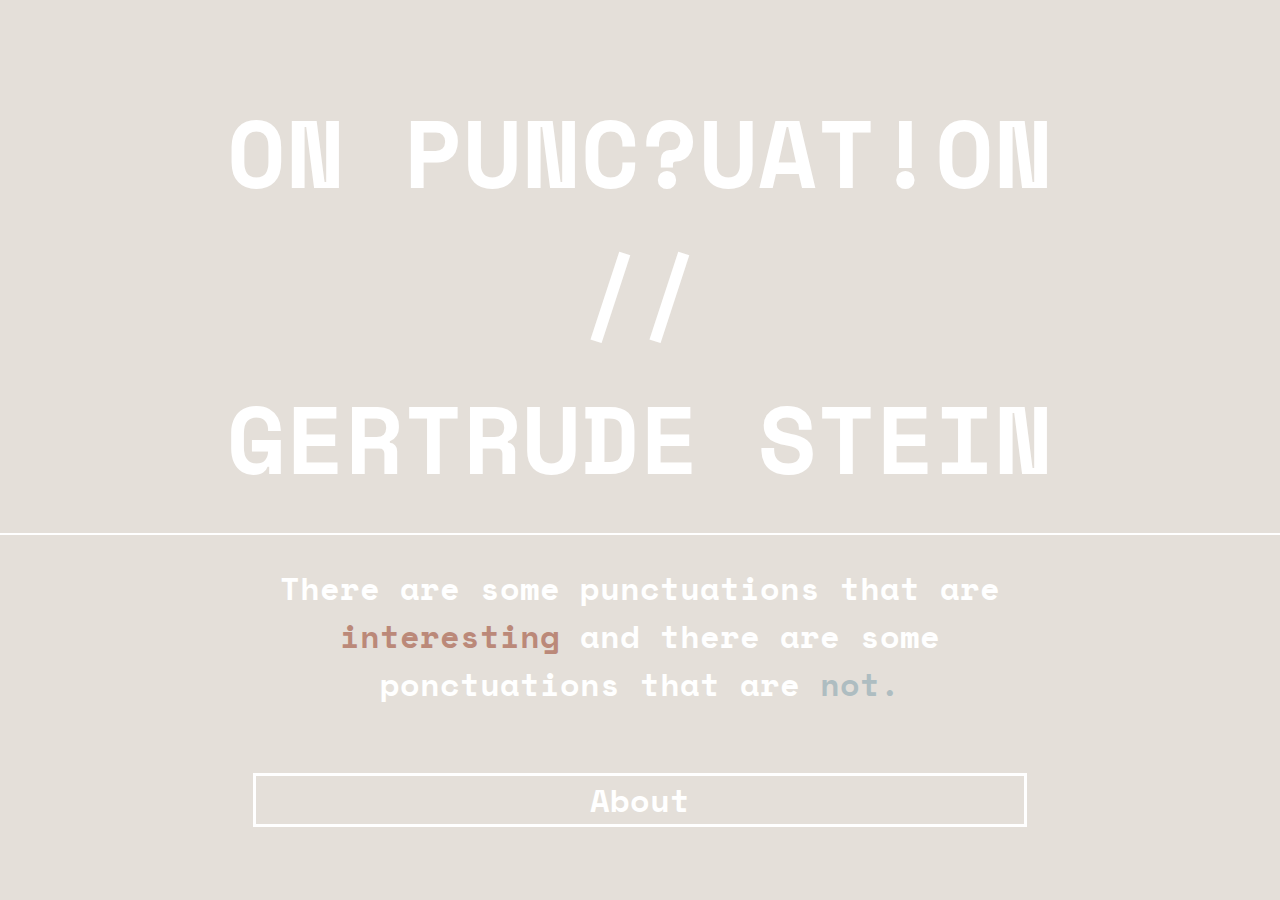
<file: index.html>
<!-- This is a comment. Feel free to delete or write your own as helpful notes. They won't appear on your website, but they do appear if you inspect the code. -->

<html lang="en">
<head>
    <meta charset="utf-8">
    <meta name="viewport" content="width=device-width, initial-scale=1.0" />
    <title>On Punctuation</title>
    <meta name="description" content="Your description goes here">
    <meta name="author" content="Your Name">


   <!-- Link to your stylesheet -->
    <link rel="stylesheet" href="./style.css">

    <link rel="preconnect" href="https://fonts.gstatic.com"> 
<link href="https://fonts.googleapis.com/css2?family=Space+Mono&display=swap" rel="stylesheet">

</head>

<body>
    <h1>ON PUNC?UAT!ON<br>//<br> GERTRUDE STEIN</h1>

    <hr>

    <H2> There are some punctuations that are <a href="interesting.html"><span class="interesting">interesting</span></a> and there are some ponctuations that are <a href="notinteresting.html"><span class="not">not.</span></a></H2>
    <br>
    <a href="http://writing.upenn.edu/epc/authors/goldsmith/works/stein.pdf"><h3>About</h3></a>



</body>

</html>
</file>
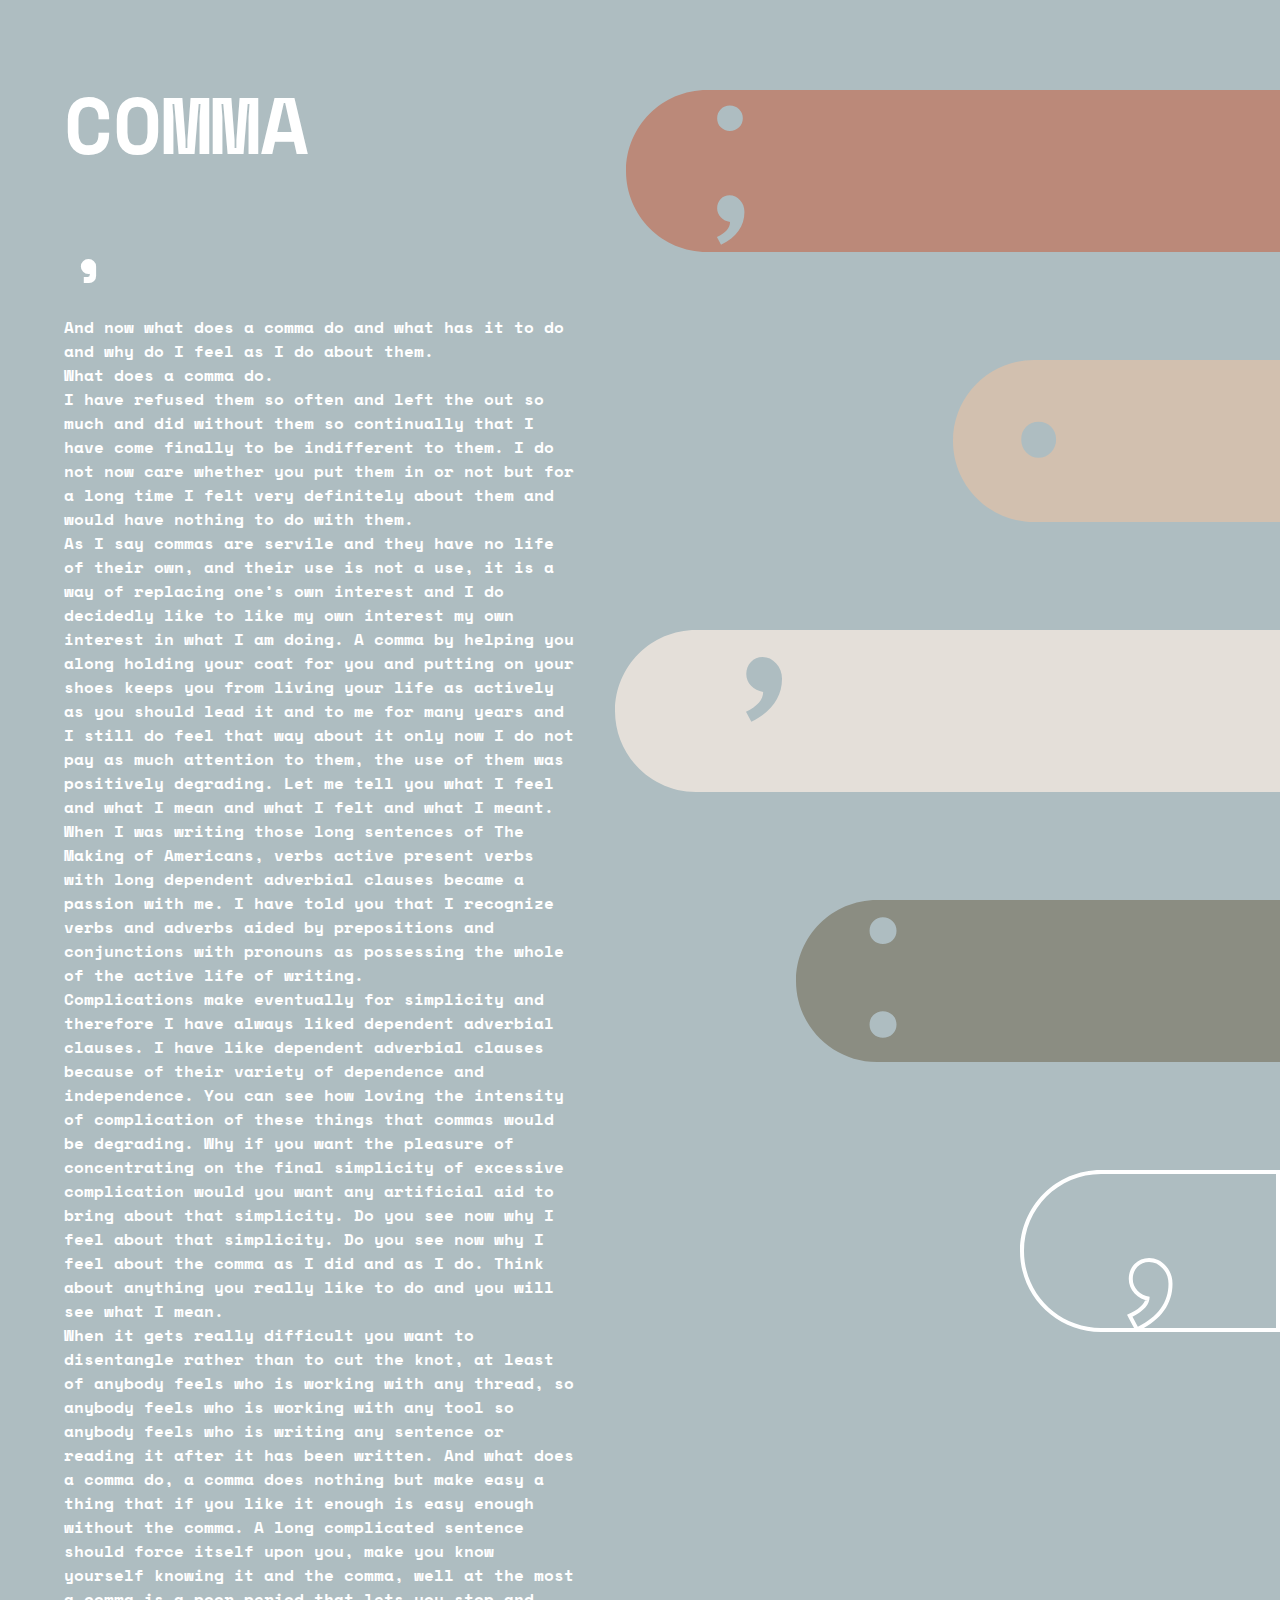
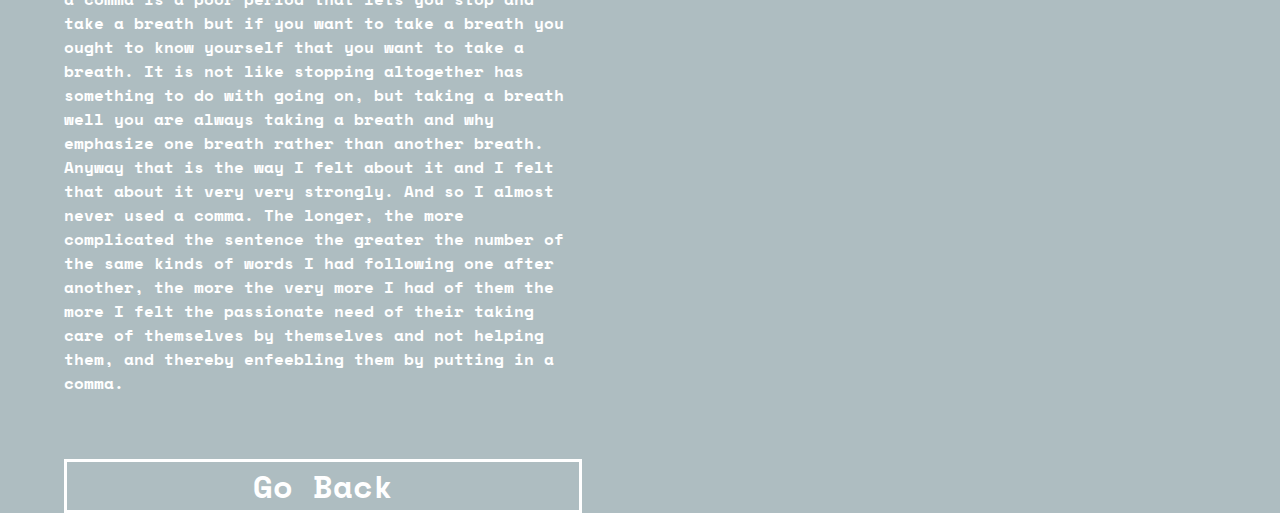
<file: comma.html>
<html lang="en">
<head>
    <meta charset="utf-8">
    <meta name="viewport" content="width=device-width, initial-scale=1.0" />
    <title>On Ponctuation</title>
    <meta name="description" content="Your description goes here">
    <meta name="author" content="Your Name">


   <!-- Link to your stylesheet -->
    <link rel="stylesheet" href="./commastyle.css">

    <link rel="preconnect" href="https://fonts.gstatic.com"> 
<link href="https://fonts.googleapis.com/css2?family=Space+Mono&display=swap" rel="stylesheet">

</head>

<body>

<div class="text">
    <h1> COMMA <br>,</h1>
    <H2>And now what does a comma do and what has it to do and why do I feel as I do about them.<BR>
        What does a comma do.<br>
        I have refused them so often and left the out so much and did without them so continually that I have come finally to be indifferent to them. I do not now care whether you put them in or not but for a long time I felt very definitely about them and would have nothing to do with them.<br>
        As I say commas are servile and they have no life of their own, and their use is not a use, it is a way of replacing one’s own interest and I do decidedly like to like my own interest my own interest in what I am doing. A comma by helping you along holding your coat for you and putting on your shoes keeps you from living your life as actively as you should lead it and to me for many years and I still do feel that way about it only now I do not pay as much attention to them, the use of them was positively degrading. Let me tell you what I feel and what I mean and what I felt and what I meant.<br>
        
        When I was writing those long sentences of The Making of Americans, verbs active present verbs with long dependent adverbial clauses became a passion with me. I have told you that I recognize verbs and adverbs aided by prepositions and conjunctions with pronouns as possessing the whole of the active life of writing.<br>
        
        Complications make eventually for simplicity and therefore I have always liked dependent adverbial clauses. I have like dependent adverbial clauses because of their variety of dependence and independence. You can see how loving the intensity of complication of these things that commas would be degrading. Why if you want the pleasure of concentrating on the final simplicity of excessive complication would you want any artificial aid to bring about that simplicity. Do you see now why I feel about that simplicity. Do you see now why I feel about the comma as I did and as I do. Think about anything you really like to do and you will see what I mean.<br>
        
        When it gets really difficult you want to disentangle rather than to cut the knot, at least of anybody feels who is working with any thread, so anybody feels who is working with any tool so anybody feels who is writing any sentence or reading it after it has been written. And what does a comma do, a comma does nothing but make easy a thing that if you like it enough is easy enough without the comma. A long complicated sentence should force itself upon you, make you know yourself knowing it and the comma, well at the most a comma is a poor period that lets you stop and take a breath but if you want to take a breath you ought to know yourself that you want to take a breath. It is not like stopping altogether has something to do with going on, but taking a breath well you are always taking a breath and why emphasize one breath rather than another breath. Anyway that is the way I felt about it and I felt that about it very very strongly. And so I almost never used a comma. The longer, the more complicated the sentence the greater the number of the same kinds of words I had following one after another, the more the very more I had of them the more I felt the passionate need of their taking care of themselves by themselves and not helping them, and thereby enfeebling them by putting in a comma.<br>
        
        </H2>

        <h3> <a href="index.html">Go Back</a></h3>

    
    </div>


    <Div class="shapes">
        
        
        <a href="semicolon.html"><div class="shape1">
            <svg width="654" height="162" viewBox="0 0 654 162" fill="none" xmlns="http://www.w3.org/2000/svg">
                <path fill-rule="evenodd" clip-rule="evenodd" d="M0 81C0 125.735 36.265 162 81 162L654 162V7.62939e-06L81 0C36.265 0 0 36.2649 0 81ZM113.066 19.2148C110.56 16.7083 107.48 15.4551 103.828 15.4551C100.247 15.4551 97.2396 16.7083 94.8047 19.2148C92.3698 21.6497 91.1523 24.6576 91.1523 28.2383C91.1523 31.819 92.3698 34.8626 94.8047 37.3691C97.2396 39.804 100.247 41.0215 103.828 41.0215C107.48 41.0215 110.56 39.804 113.066 37.3691C115.573 34.9342 116.826 31.8906 116.826 28.2383C116.826 24.6576 115.573 21.6497 113.066 19.2148ZM94.8047 127.281C97.2396 129.931 100.319 131.471 104.043 131.9C104.043 137.701 99.6745 142.75 90.9375 147.047L95.0195 154.781C110.632 146.904 118.438 135.947 118.438 121.91C118.438 117.327 116.969 113.424 114.033 110.201C111.097 106.907 107.624 105.26 103.613 105.26C100.033 105.26 97.0605 106.513 94.6973 109.02C92.334 111.526 91.1523 114.605 91.1523 118.258C91.1523 121.624 92.3698 124.632 94.8047 127.281Z" fill="#bb8979"/>
                
                </svg>
                
       </div></a>


        <a href="period.html"><div class="shape2"> <svg width="327" height="162" viewBox="0 0 327 162" fill="none" xmlns="http://www.w3.org/2000/svg">
            <path fill-rule="evenodd" clip-rule="evenodd" d="M0 81C0 125.735 36.2649 162 81 162H327V3.89944e-06L81 0C36.2649 0 0 36.2649 0 81ZM98.0469 66.8594C94.6719 63.4844 90.5 61.7969 85.5312 61.7969C80.6562 61.7969 76.5312 63.4844 73.1562 66.8594C69.875 70.1406 68.2344 74.3125 68.2344 79.375C68.2344 84.4375 69.9219 88.7969 73.2969 92.4531C76.6719 96.0156 80.75 97.7969 85.5312 97.7969C90.4062 97.7969 94.5312 96.0156 97.9062 92.4531C101.375 88.7969 103.109 84.4375 103.109 79.375C103.109 74.4062 101.422 70.2344 98.0469 66.8594Z" fill="#D2C0AF"/>
            </svg>
            
        </div></a>

        <a href="posession.html"><div class="shape3">
            <svg width="665" height="162" viewBox="0 0 665 162" fill="none" xmlns="http://www.w3.org/2000/svg">
                <path fill-rule="evenodd" clip-rule="evenodd" d="M0 81C0 125.735 36.2649 162 81 162L665 162V6.96413e-06L81 0C36.2649 -5.3346e-07 0 36.2649 0 81ZM136.062 55.8281C139.25 59.2969 143.281 61.3125 148.156 61.875C148.156 69.4688 142.438 76.0781 131 81.7031L136.344 91.8281C156.781 81.5156 167 67.1719 167 48.7969C167 42.7969 165.078 37.6875 161.234 33.4688C157.391 29.1563 152.844 27 147.594 27C142.906 27 139.016 28.6406 135.922 31.9219C132.828 35.2031 131.281 39.2344 131.281 44.0156C131.281 48.4219 132.875 52.3594 136.062 55.8281Z" fill="#E4DFD9"/>
                </svg>
                
                </svg>
                
        </div></a>



        <a href="semicolon.html"><div class="shape4">
            <svg width="484" height="162" viewBox="0 0 484 162" fill="none" xmlns="http://www.w3.org/2000/svg">
                <path fill-rule="evenodd" clip-rule="evenodd" d="M0 81C0 125.735 36.2649 162 81 162H484V5.77164e-06L81 0C36.2649 0 0 36.2649 0 81ZM96.5801 21.2246C93.9596 18.6042 90.7402 17.2939 86.9219 17.2939C83.1784 17.2939 79.9964 18.6042 77.376 21.2246C74.8304 23.7702 73.5576 26.9147 73.5576 30.6582C73.5576 34.4017 74.8304 37.5837 77.376 40.2041C79.9964 42.7497 83.1784 44.0225 86.9219 44.0225C90.7402 44.0225 93.9596 42.7497 96.5801 40.2041C99.2005 37.5837 100.511 34.4017 100.511 30.6582C100.511 26.9147 99.2005 23.7702 96.5801 21.2246ZM96.5801 114.999C93.9596 112.453 90.7402 111.181 86.9219 111.181C83.1784 111.181 79.9964 112.453 77.376 114.999C74.8304 117.545 73.5576 120.727 73.5576 124.545C73.5576 128.288 74.8304 131.433 77.376 133.979C79.9964 136.524 83.1784 137.797 86.9219 137.797C90.7402 137.797 93.9596 136.524 96.5801 133.979C99.2005 131.433 100.511 128.288 100.511 124.545C100.511 120.727 99.2005 117.545 96.5801 114.999Z" fill="#8B8D82"/>
                </svg>       
        </div> </a>
        
        <a href="interesting.html"><div class="shape5">
            <svg width="260" height="162" viewBox="0 0 260 162" fill="none" xmlns="http://www.w3.org/2000/svg">
                <mask id="path-1-inside-1" fill="white">
                <path fill-rule="evenodd" clip-rule="evenodd" d="M0 81C0 125.735 36.2649 162 81 162H260V0L81 -2.01432e-06C36.2649 -2.54778e-06 0 36.2649 0 81ZM117.562 120.75C120.75 124.219 124.781 126.234 129.656 126.797C129.656 134.391 123.938 141 112.5 146.625L117.844 156.75C138.281 146.438 148.5 132.094 148.5 113.719C148.5 107.719 146.578 102.609 142.734 98.3906C138.891 94.0781 134.344 91.9219 129.094 91.9219C124.406 91.9219 120.516 93.5625 117.422 96.8438C114.328 100.125 112.781 104.156 112.781 108.938C112.781 113.344 114.375 117.281 117.562 120.75Z"/>
                </mask>
                <path d="M260 162V166H264V162H260ZM260 0H264V-4L260 -4L260 0ZM81 -2.01432e-06L81 4L81 -2.01432e-06ZM129.656 126.797H133.656V123.232L130.115 122.823L129.656 126.797ZM112.5 146.625L110.735 143.036L107.041 144.852L108.962 148.492L112.5 146.625ZM117.844 156.75L114.306 158.617L116.139 162.09L119.646 160.321L117.844 156.75ZM142.734 98.3906L139.748 101.052L139.763 101.068L139.778 101.085L142.734 98.3906ZM81 158C38.4741 158 4 123.526 4 81H-4C-4 127.944 34.0558 166 81 166V158ZM260 158H81V166H260V158ZM256 0V162H264V0H256ZM81 4L260 4L260 -4L81 -4L81 4ZM4 81C4 38.4741 38.4741 4 81 4L81 -4C34.0558 -4 -4 34.0558 -4 81H4ZM130.115 122.823C126.151 122.366 123.016 120.773 120.508 118.043L114.617 123.457C118.484 127.664 123.412 130.103 129.198 130.771L130.115 122.823ZM114.265 150.214C126.082 144.403 133.656 136.771 133.656 126.797H125.656C125.656 132.011 121.793 137.597 110.735 143.036L114.265 150.214ZM121.381 154.883L116.038 144.758L108.962 148.492L114.306 158.617L121.381 154.883ZM144.5 113.719C144.5 130.186 135.528 143.347 116.042 153.179L119.646 160.321C141.035 149.528 152.5 134.002 152.5 113.719H144.5ZM139.778 101.085C142.913 104.526 144.5 108.659 144.5 113.719H152.5C152.5 106.778 150.243 100.693 145.691 95.6967L139.778 101.085ZM129.094 95.9219C133.081 95.9219 136.578 97.4955 139.748 101.052L145.72 95.7291C141.203 90.6608 135.607 87.9219 129.094 87.9219V95.9219ZM120.332 99.5878C122.637 97.143 125.459 95.9219 129.094 95.9219V87.9219C123.353 87.9219 118.394 89.982 114.512 94.0997L120.332 99.5878ZM116.781 108.938C116.781 105.109 117.983 102.079 120.332 99.5878L114.512 94.0997C110.673 98.1709 108.781 103.204 108.781 108.938H116.781ZM120.508 118.043C117.947 115.257 116.781 112.268 116.781 108.938H108.781C108.781 114.419 110.803 119.305 114.617 123.457L120.508 118.043Z" fill="white" mask="url(#path-1-inside-1)"/>
                </svg>
                 
        </div></a>

    </Div>
       

</body>

</html>
</file>
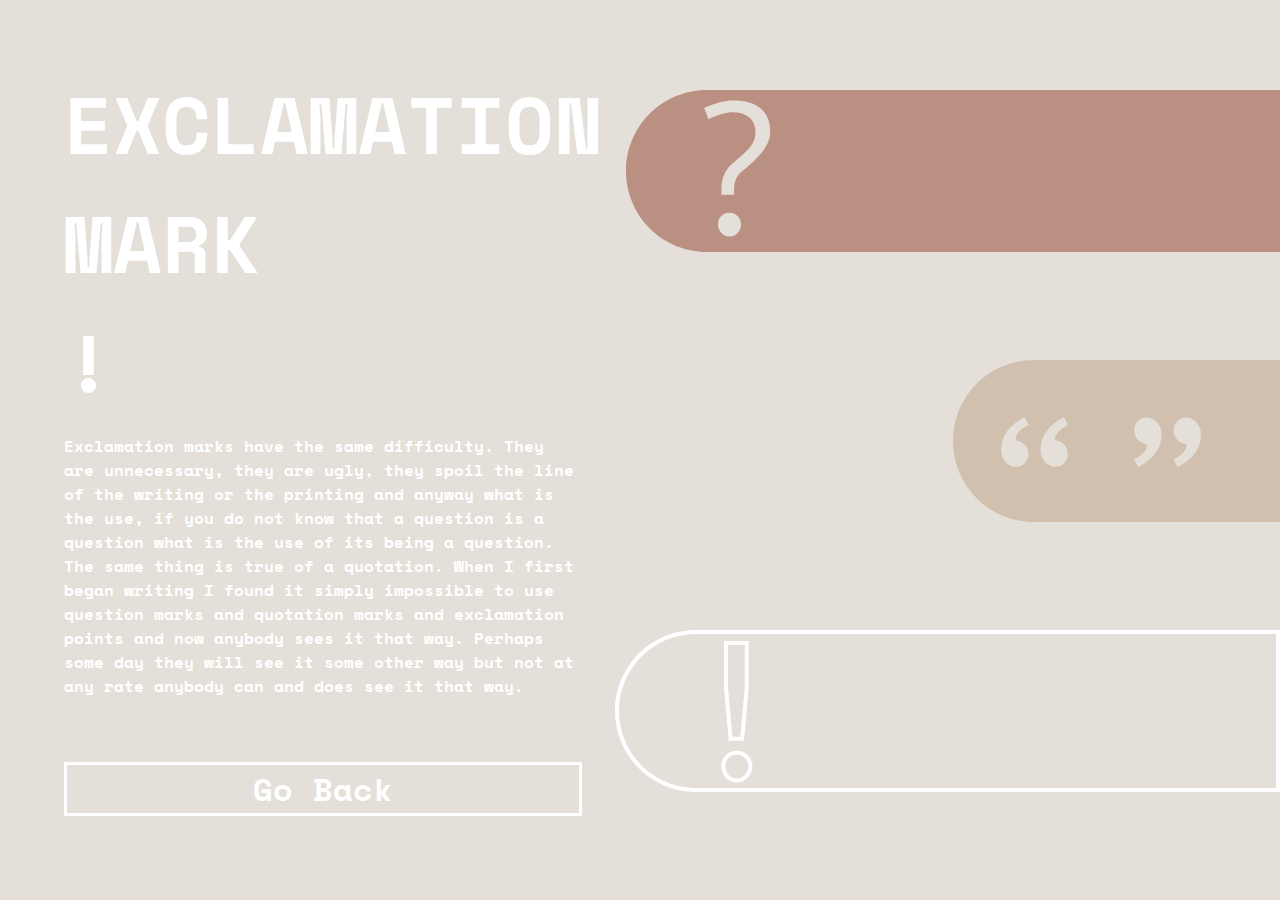
<file: exclamation.html>
<html lang="en">
<head>
    <meta charset="utf-8">
    <meta name="viewport" content="width=device-width, initial-scale=1.0" />
    <title>On Punctuation:Exclamation Marks</title>
    <meta name="description" content="Your description goes here">
    <meta name="author" content="Your Name">


   <!-- Link to your stylesheet -->
    <link rel="stylesheet" href="./exclamationstyle.css">

    <link rel="preconnect" href="https://fonts.gstatic.com"> 
<link href="https://fonts.googleapis.com/css2?family=Space+Mono&display=swap" rel="stylesheet">

</head>

<body>

<div class="text">
    <h1> EXCLAMATION <br> MARK<br>!</h1>
    <H2>Exclamation marks have the same difficulty. They are unnecessary, they are ugly, they spoil the line of the writing or the printing and anyway what is the use, if you do not know that a question is a question what is the use of its being a question. 
        The same thing is true of a quotation. When I first began writing I found it simply impossible to use question marks and quotation marks and exclamation points and now anybody sees it that way. Perhaps some day they will see it some other way but not at any rate anybody can and does see it that way.
        
        </H2>

        <h3> <a href="index.html">Go Back</a></h3>

    </div>


    <Div class="shapes">
        
        <a href="questionmark.html"><div class="shape1"> <svg width="654" height="162" viewBox="0 0 654 162" fill="none" xmlns="http://www.w3.org/2000/svg">
            <path fill-rule="evenodd" clip-rule="evenodd" d="M0 81C0 125.735 36.2649 162 81 162L654 162V6.83296e-06L81 0C36.2649 -5.3346e-07 0 36.2649 0 81ZM107.563 10.5918C98.9046 10.5918 89.1016 13.0658 78.1543 18.0137L82.5146 29.2393C92.2249 24.6624 100.265 22.374 106.636 22.374C113.687 22.374 119.253 24.1058 123.335 27.5693C127.417 30.971 129.458 35.888 129.458 42.3203C129.458 46.2168 128.53 49.8968 126.675 53.3604C124.819 56.762 121.912 60.1328 117.954 63.4727L105.708 74.2344C98.8428 80.2337 95.4102 88.6143 95.4102 99.376V104.664H108.12V99.5615C108.12 96.0361 108.522 93.0983 109.326 90.748C110.13 88.3978 111.182 86.4186 112.48 84.8105C113.841 83.1406 117.521 79.8317 123.521 74.8838C137.313 63.4417 144.209 52.4017 144.209 41.7637C144.209 31.4967 141.024 23.7347 134.653 18.4775C128.283 13.2204 119.253 10.5918 107.563 10.5918ZM111.646 126.095C109.419 123.868 106.667 122.755 103.389 122.755C100.173 122.755 97.4512 123.868 95.2246 126.095C93.0599 128.259 91.9775 131.012 91.9775 134.352C91.9775 137.691 93.0908 140.567 95.3174 142.979C97.5439 145.33 100.234 146.505 103.389 146.505C106.605 146.505 109.326 145.33 111.553 142.979C113.841 140.567 114.985 137.691 114.985 134.352C114.985 131.074 113.872 128.321 111.646 126.095Z" fill="#BA9082"/>
            </svg>

              
        </div></a>


        <a href="quotes.html"><div class="shape2"> <svg width="327" height="162" viewBox="0 0 327 162" fill="none" xmlns="http://www.w3.org/2000/svg">
            <path fill-rule="evenodd" clip-rule="evenodd" d="M0 81C0 125.735 36.2649 162 81 162H327V2.01432e-06L81 0C36.2649 -5.3346e-07 0 36.2649 0 81ZM101.928 80.1934C101.928 74.3926 106.296 69.3438 115.033 65.0469L110.951 57.3125C95.3392 65.1901 87.5332 76.1113 87.5332 90.0762C87.5332 94.7311 89.0013 98.7057 91.9375 102C94.8737 105.223 98.347 106.834 102.357 106.834C105.938 106.834 108.91 105.581 111.273 103.074C113.637 100.568 114.818 97.4883 114.818 93.8359C114.818 90.3984 113.601 87.3906 111.166 84.8125C108.731 82.1628 105.652 80.623 101.928 80.1934ZM62.5039 80.1934C62.5039 74.3926 66.9082 69.3438 75.7168 65.0469L71.5273 57.3125C55.987 65.1901 48.2168 76.1113 48.2168 90.0762C48.2168 94.7311 49.6491 98.7057 52.5137 102C55.4499 105.223 58.9232 106.834 62.9336 106.834C66.5143 106.834 69.4863 105.581 71.8496 103.074C74.2845 100.568 75.502 97.4883 75.502 93.8359C75.502 90.3984 74.2845 87.3906 71.8496 84.8125C69.4147 82.1628 66.2995 80.623 62.5039 80.1934ZM224.281 79.6563C226.716 82.2344 229.796 83.7383 233.52 84.168C233.52 89.9688 229.151 95.0176 220.414 99.3145L224.604 107.049C240.144 99.1712 247.914 88.25 247.914 74.2852C247.914 69.6302 246.446 65.6914 243.51 62.4688C240.574 59.1745 237.1 57.5273 233.09 57.5273C229.581 57.5273 226.609 58.7806 224.174 61.2871C221.811 63.7936 220.629 66.873 220.629 70.5254C220.629 73.9629 221.846 77.0065 224.281 79.6563ZM184.857 79.6563C187.292 82.2344 190.408 83.7383 194.203 84.168C194.203 89.9688 189.799 95.0176 180.99 99.3145L185.18 107.049C200.72 99.1712 208.49 88.25 208.49 74.2852C208.49 69.6302 207.022 65.6914 204.086 62.4688C201.221 59.1745 197.784 57.5273 193.773 57.5273C190.193 57.5273 187.185 58.7806 184.75 61.2871C182.387 63.7936 181.205 66.873 181.205 70.5254C181.205 73.9629 182.423 77.0065 184.857 79.6563Z" fill="#D2C0AF"/>
            </svg>
            
        </div></a>

        <a href="notinteresting.html"><div class="shape3">
            <svg width="665" height="162" viewBox="0 0 665 162" fill="none" xmlns="http://www.w3.org/2000/svg">
                <mask id="path-1-inside-1" fill="white">
                <path fill-rule="evenodd" clip-rule="evenodd" d="M0 81C0 125.735 36.2649 162 81 162L665 162V-1.15607e-05L81 -1.85248e-05C36.2649 -1.90583e-05 0 36.2649 0 81ZM125.356 106.664L129.717 57.6797V15.0967H113.018V57.6797L117.378 106.664H125.356ZM129.995 128.095C127.769 125.868 125.016 124.755 121.738 124.755C118.522 124.755 115.801 125.868 113.574 128.095C111.41 130.259 110.327 133.012 110.327 136.352C110.327 139.691 111.44 142.567 113.667 144.979C115.894 147.33 118.584 148.505 121.738 148.505C124.954 148.505 127.676 147.299 129.902 144.887C132.191 142.475 133.335 139.63 133.335 136.352C133.335 133.074 132.222 130.321 129.995 128.095Z"/>
                </mask>
                <path d="M81 162L81 158H81V162ZM665 162L665 166L669 166V162H665ZM665 -1.15607e-05H669V-4.00001L665 -4.00001L665 -1.15607e-05ZM81 -1.85248e-05L81 3.99998L81 -1.85248e-05ZM129.717 57.6797L133.701 58.0343L133.717 57.8574V57.6797H129.717ZM125.356 106.664V110.664H129.016L129.341 107.019L125.356 106.664ZM129.717 15.0967H133.717V11.0967H129.717V15.0967ZM113.018 15.0967V11.0967H109.018V15.0967H113.018ZM113.018 57.6797H109.018V57.8574L109.033 58.0343L113.018 57.6797ZM117.378 106.664L113.394 107.019L113.718 110.664H117.378V106.664ZM113.574 128.095L110.746 125.266L110.746 125.266L113.574 128.095ZM113.667 144.979L110.728 147.693L110.745 147.712L110.763 147.73L113.667 144.979ZM129.902 144.887L127 142.134L126.982 142.154L126.963 142.174L129.902 144.887ZM81 158C38.4741 158 4 123.526 4 81H-4C-4 127.944 34.0558 166 81 166V158ZM665 158L81 158L81 166L665 166L665 158ZM661 -1.15607e-05V162H669V-1.15607e-05H661ZM81 3.99998L665 3.99999L665 -4.00001L81 -4.00002L81 3.99998ZM4 81C4 38.4741 38.4741 3.99998 81 3.99998L81 -4.00002C34.0558 -4.00002 -4 34.0558 -4 81H4ZM125.733 57.325L121.372 106.309L129.341 107.019L133.701 58.0343L125.733 57.325ZM125.717 15.0967V57.6797H133.717V15.0967H125.717ZM113.018 19.0967H129.717V11.0967H113.018V19.0967ZM117.018 57.6797V15.0967H109.018V57.6797H117.018ZM121.362 106.309L117.002 57.325L109.033 58.0343L113.394 107.019L121.362 106.309ZM125.356 102.664H117.378V110.664H125.356V102.664ZM121.738 128.755C124.004 128.755 125.724 129.48 127.167 130.923L132.824 125.266C129.813 122.256 126.029 120.755 121.738 120.755V128.755ZM116.403 130.923C117.861 129.465 119.558 128.755 121.738 128.755V120.755C117.487 120.755 113.74 122.272 110.746 125.266L116.403 130.923ZM114.327 136.352C114.327 133.966 115.06 132.266 116.403 130.923L110.746 125.266C107.759 128.253 106.327 132.057 106.327 136.352H114.327ZM116.606 142.266C115.075 140.607 114.327 138.705 114.327 136.352H106.327C106.327 140.678 107.806 144.527 110.728 147.693L116.606 142.266ZM121.738 144.505C119.715 144.505 118.064 143.805 116.571 142.229L110.763 147.73C113.723 150.854 117.453 152.505 121.738 152.505V144.505ZM126.963 142.174C125.476 143.785 123.812 144.505 121.738 144.505V152.505C126.097 152.505 129.876 150.813 132.842 147.6L126.963 142.174ZM129.335 136.352C129.335 138.589 128.595 140.453 127 142.134L132.804 147.64C135.786 144.496 137.335 140.67 137.335 136.352H129.335ZM127.167 130.923C128.609 132.366 129.335 134.086 129.335 136.352H137.335C137.335 132.061 135.834 128.277 132.824 125.266L127.167 130.923Z" fill="white" mask="url(#path-1-inside-1)"/>
                </svg>
                
                
        </div></a>

        
    </div>

    
    
        

</body>

</html>
</file>
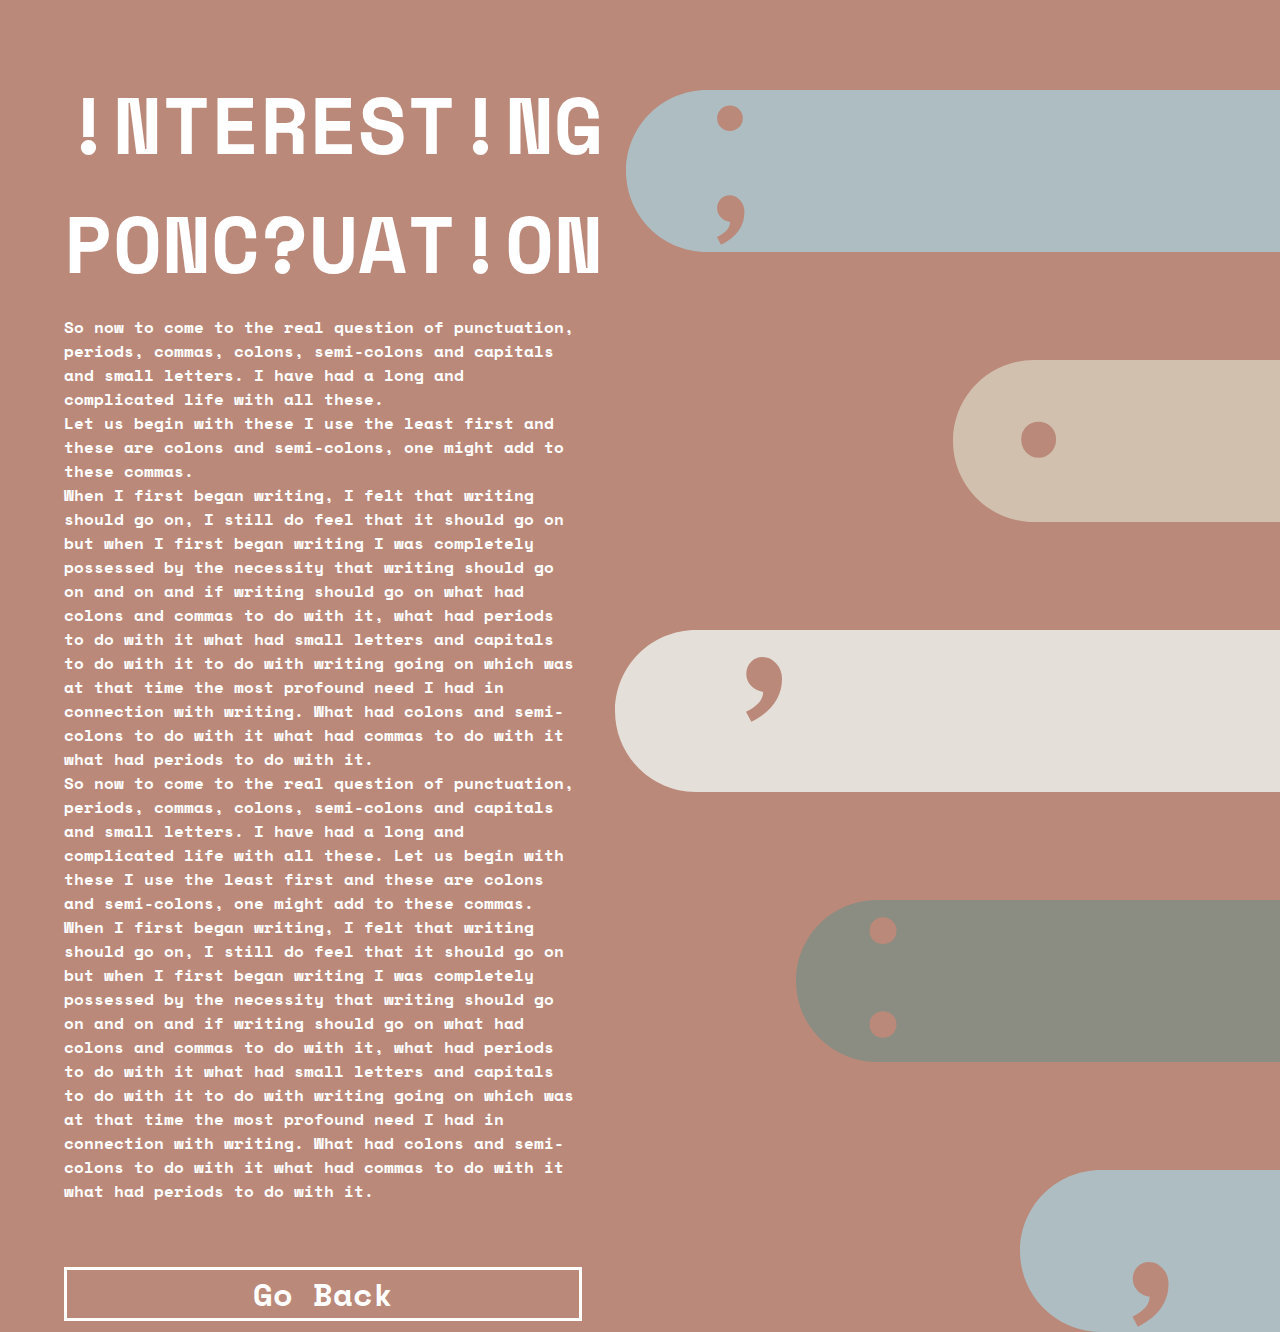
<file: interesting.html>
<html lang="en">
<head>
    <meta charset="utf-8">
    <meta name="viewport" content="width=device-width, initial-scale=1.0" />
    <title>On Punctuation: Interesting Punctuations</title>
    <meta name="description" content="Your description goes here">
    <meta name="author" content="Your Name">


   <!-- Link to your stylesheet -->
    <link rel="stylesheet" href="./interestingstyle.css">

    <link rel="preconnect" href="https://fonts.gstatic.com"> 
<link href="https://fonts.googleapis.com/css2?family=Space+Mono&display=swap" rel="stylesheet">

</head>

<body>

<div class="text">
    <h1> !NTEREST!NG <br> PONC?UAT!ON</h1>
    <H2>So now to come to the real question of punctuation, periods, commas, colons, semi-colons and capitals and small letters. I have had a long and complicated life with all these.<br>
        Let us begin with these I use the least first and these are colons and semi-colons, one might add to these commas.<br>
        When I first began writing, I felt that writing should go on, I still do feel that it should go on but when I first began writing I was completely possessed by the necessity that writing should go on and on and if writing should go on what had colons and commas to do with it, what had periods to do with it what had small letters and capitals to do with it to do with writing going on which was at that time the most profound need I had in connection with writing. What had colons and semi-colons to do with it what had commas to do with it what had periods to do with it.<br>
        So now to come to the real question of punctuation, periods, commas, colons, semi-colons and capitals and small letters. I have had a long and complicated life with all these. Let us begin with these I use the least first and these are colons and semi-colons, one might add to these commas. When I first began writing, I felt that writing should go on, I still do feel that it should go on but when I first began writing I was completely possessed by the necessity that writing should go on and on and if writing should go on what had colons and commas to do with it, what had periods to do with it what had small letters and capitals to do with it to do with writing going on which was at that time the most profound need I had in connection with writing. What had colons and semi-colons to do with it what had commas to do with it what had periods to do with it.
        </H2>

        <h3> <a href="index.html">Go Back</a></h3>

    
    </div>


    <Div class="shapes">
        
        
        <a href="semicolon.html"><div class="shape1">
            <svg width="654" height="162" viewBox="0 0 654 162" fill="none" xmlns="http://www.w3.org/2000/svg">
                <path fill-rule="evenodd" clip-rule="evenodd" d="M0 81C0 125.735 36.265 162 81 162L654 162V7.62939e-06L81 0C36.265 0 0 36.2649 0 81ZM113.066 19.2148C110.56 16.7083 107.48 15.4551 103.828 15.4551C100.247 15.4551 97.2396 16.7083 94.8047 19.2148C92.3698 21.6497 91.1523 24.6576 91.1523 28.2383C91.1523 31.819 92.3698 34.8626 94.8047 37.3691C97.2396 39.804 100.247 41.0215 103.828 41.0215C107.48 41.0215 110.56 39.804 113.066 37.3691C115.573 34.9342 116.826 31.8906 116.826 28.2383C116.826 24.6576 115.573 21.6497 113.066 19.2148ZM94.8047 127.281C97.2396 129.931 100.319 131.471 104.043 131.9C104.043 137.701 99.6745 142.75 90.9375 147.047L95.0195 154.781C110.632 146.904 118.438 135.947 118.438 121.91C118.438 117.327 116.969 113.424 114.033 110.201C111.097 106.907 107.624 105.26 103.613 105.26C100.033 105.26 97.0605 106.513 94.6973 109.02C92.334 111.526 91.1523 114.605 91.1523 118.258C91.1523 121.624 92.3698 124.632 94.8047 127.281Z" fill="#AEBDC1"/>
                </svg>
                
       </div></a>


        <a href="period.html"><div class="shape2"> <svg width="327" height="162" viewBox="0 0 327 162" fill="none" xmlns="http://www.w3.org/2000/svg">
            <path fill-rule="evenodd" clip-rule="evenodd" d="M0 81C0 125.735 36.2649 162 81 162H327V3.89944e-06L81 0C36.2649 0 0 36.2649 0 81ZM98.0469 66.8594C94.6719 63.4844 90.5 61.7969 85.5312 61.7969C80.6562 61.7969 76.5312 63.4844 73.1562 66.8594C69.875 70.1406 68.2344 74.3125 68.2344 79.375C68.2344 84.4375 69.9219 88.7969 73.2969 92.4531C76.6719 96.0156 80.75 97.7969 85.5312 97.7969C90.4062 97.7969 94.5312 96.0156 97.9062 92.4531C101.375 88.7969 103.109 84.4375 103.109 79.375C103.109 74.4062 101.422 70.2344 98.0469 66.8594Z" fill="#D2C0AF"/>
            </svg>
            
        </div></a>

        <a href="posession.html"><div class="shape3">
            <svg width="665" height="162" viewBox="0 0 665 162" fill="none" xmlns="http://www.w3.org/2000/svg">
                <path fill-rule="evenodd" clip-rule="evenodd" d="M0 81C0 125.735 36.2649 162 81 162L665 162V6.96413e-06L81 0C36.2649 -5.3346e-07 0 36.2649 0 81ZM136.062 55.8281C139.25 59.2969 143.281 61.3125 148.156 61.875C148.156 69.4688 142.438 76.0781 131 81.7031L136.344 91.8281C156.781 81.5156 167 67.1719 167 48.7969C167 42.7969 165.078 37.6875 161.234 33.4688C157.391 29.1563 152.844 27 147.594 27C142.906 27 139.016 28.6406 135.922 31.9219C132.828 35.2031 131.281 39.2344 131.281 44.0156C131.281 48.4219 132.875 52.3594 136.062 55.8281Z" fill="#E4DFD9"/>
                </svg>
                
                </svg>
                
        </div></a>



        <a href="semicolon.html"><div class="shape4">
            <svg width="484" height="162" viewBox="0 0 484 162" fill="none" xmlns="http://www.w3.org/2000/svg">
                <path fill-rule="evenodd" clip-rule="evenodd" d="M0 81C0 125.735 36.2649 162 81 162H484V5.77164e-06L81 0C36.2649 0 0 36.2649 0 81ZM96.5801 21.2246C93.9596 18.6042 90.7402 17.2939 86.9219 17.2939C83.1784 17.2939 79.9964 18.6042 77.376 21.2246C74.8304 23.7702 73.5576 26.9147 73.5576 30.6582C73.5576 34.4017 74.8304 37.5837 77.376 40.2041C79.9964 42.7497 83.1784 44.0225 86.9219 44.0225C90.7402 44.0225 93.9596 42.7497 96.5801 40.2041C99.2005 37.5837 100.511 34.4017 100.511 30.6582C100.511 26.9147 99.2005 23.7702 96.5801 21.2246ZM96.5801 114.999C93.9596 112.453 90.7402 111.181 86.9219 111.181C83.1784 111.181 79.9964 112.453 77.376 114.999C74.8304 117.545 73.5576 120.727 73.5576 124.545C73.5576 128.288 74.8304 131.433 77.376 133.979C79.9964 136.524 83.1784 137.797 86.9219 137.797C90.7402 137.797 93.9596 136.524 96.5801 133.979C99.2005 131.433 100.511 128.288 100.511 124.545C100.511 120.727 99.2005 117.545 96.5801 114.999Z" fill="#8B8D82"/>
                </svg>       
        </div> </a>
        
        <a href="comma.html"><div class="shape5">
            <svg width="260" height="162" viewBox="0 0 260 162" fill="none" xmlns="http://www.w3.org/2000/svg">
                <path fill-rule="evenodd" clip-rule="evenodd" d="M0 81C0 125.735 36.2649 162 81 162H260V0H81C36.2649 0 0 36.265 0 81ZM117.562 120.75C120.75 124.219 124.781 126.234 129.656 126.797C129.656 134.391 123.938 141 112.5 146.625L117.844 156.75C138.281 146.438 148.5 132.094 148.5 113.719C148.5 107.719 146.578 102.609 142.734 98.3906C138.891 94.0781 134.344 91.9219 129.094 91.9219C124.406 91.9219 120.516 93.5625 117.422 96.8438C114.328 100.125 112.781 104.156 112.781 108.938C112.781 113.344 114.375 117.281 117.562 120.75Z" fill="#AEBDC1"/>
                </svg>      
        </div></a>

    </Div>
       

</body>

</html>
</file>
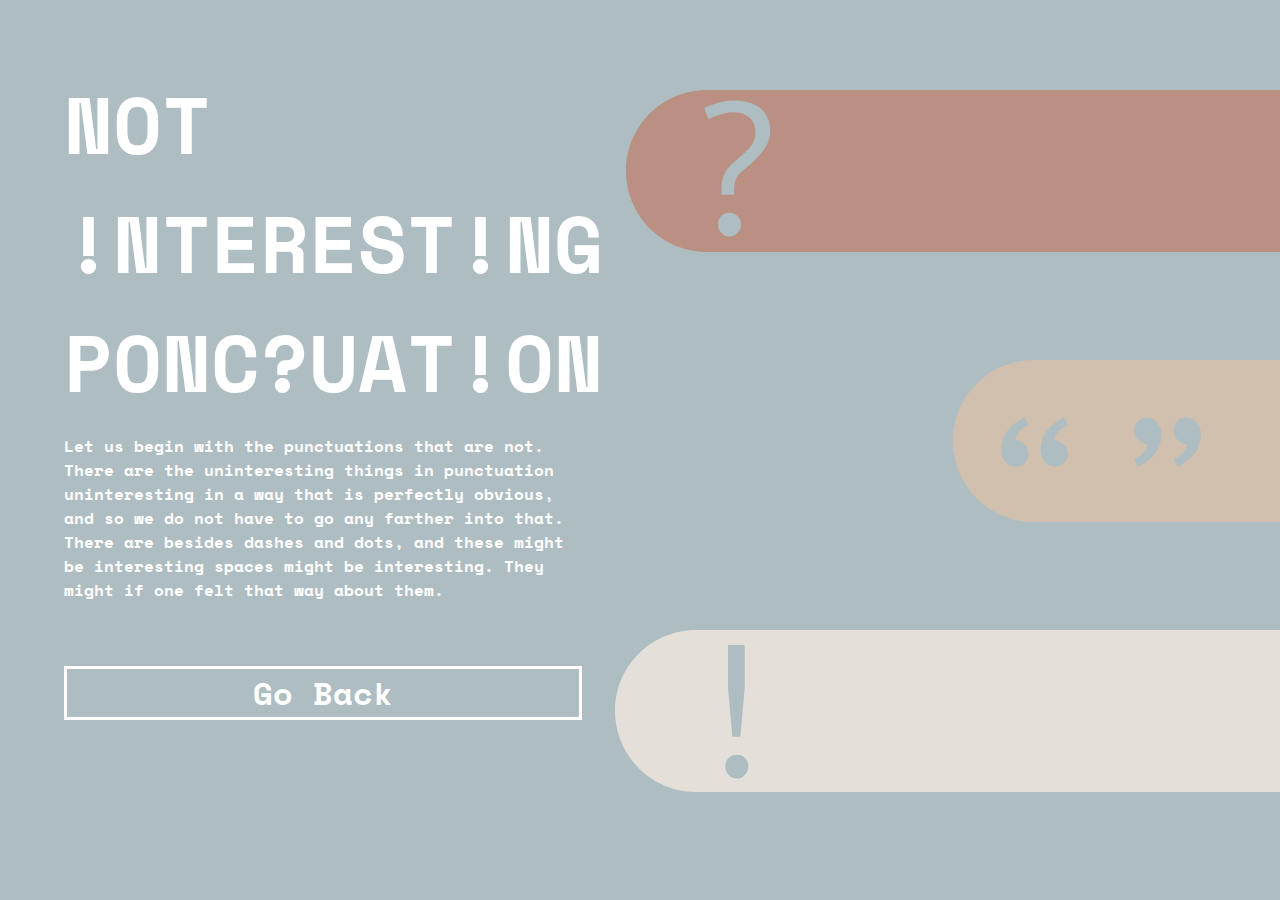
<file: notinteresting.html>
<html lang="en">
<head>
    <meta charset="utf-8">
    <meta name="viewport" content="width=device-width, initial-scale=1.0" />
    <title>On Punctuation: Uninteresting Punctuation</title>
    <meta name="description" content="Your description goes here">
    <meta name="author" content="Your Name">


   <!-- Link to your stylesheet -->
    <link rel="stylesheet" href="./notinterestingstyle.css">

    <link rel="preconnect" href="https://fonts.gstatic.com"> 
<link href="https://fonts.googleapis.com/css2?family=Space+Mono&display=swap" rel="stylesheet">

</head>

<body>

<div class="text">
    <h1> NOT <br> !NTEREST!NG <br> PONC?UAT!ON</h1>
    <H2>Let us begin with the punctuations that are not. <br>
        There are the uninteresting things in punctuation uninteresting in a way that is perfectly obvious, and so we do not have to go any farther into that. There are besides dashes and dots, and these might be interesting spaces might be interesting. They might if one felt that way about them. 
        </H2>

        <h3> <a href="index.html">Go Back</a></h3>

    </div>


    <Div class="shapes">
        
        <a href="questionmark.html"><div class="shape1"> <svg width="654" height="162" viewBox="0 0 654 162" fill="none" xmlns="http://www.w3.org/2000/svg">
            <path fill-rule="evenodd" clip-rule="evenodd" d="M0 81C0 125.735 36.2649 162 81 162L654 162V6.83296e-06L81 0C36.2649 -5.3346e-07 0 36.2649 0 81ZM107.563 10.5918C98.9046 10.5918 89.1016 13.0658 78.1543 18.0137L82.5146 29.2393C92.2249 24.6624 100.265 22.374 106.636 22.374C113.687 22.374 119.253 24.1058 123.335 27.5693C127.417 30.971 129.458 35.888 129.458 42.3203C129.458 46.2168 128.53 49.8968 126.675 53.3604C124.819 56.762 121.912 60.1328 117.954 63.4727L105.708 74.2344C98.8428 80.2337 95.4102 88.6143 95.4102 99.376V104.664H108.12V99.5615C108.12 96.0361 108.522 93.0983 109.326 90.748C110.13 88.3978 111.182 86.4186 112.48 84.8105C113.841 83.1406 117.521 79.8317 123.521 74.8838C137.313 63.4417 144.209 52.4017 144.209 41.7637C144.209 31.4967 141.024 23.7347 134.653 18.4775C128.283 13.2204 119.253 10.5918 107.563 10.5918ZM111.646 126.095C109.419 123.868 106.667 122.755 103.389 122.755C100.173 122.755 97.4512 123.868 95.2246 126.095C93.0599 128.259 91.9775 131.012 91.9775 134.352C91.9775 137.691 93.0908 140.567 95.3174 142.979C97.5439 145.33 100.234 146.505 103.389 146.505C106.605 146.505 109.326 145.33 111.553 142.979C113.841 140.567 114.985 137.691 114.985 134.352C114.985 131.074 113.872 128.321 111.646 126.095Z" fill="#BA9082"/>
            </svg>

              
        </div></a>


        <a href="quotes.html"><div class="shape2"> <svg width="327" height="162" viewBox="0 0 327 162" fill="none" xmlns="http://www.w3.org/2000/svg">
            <path fill-rule="evenodd" clip-rule="evenodd" d="M0 81C0 125.735 36.2649 162 81 162H327V2.01432e-06L81 0C36.2649 -5.3346e-07 0 36.2649 0 81ZM101.928 80.1934C101.928 74.3926 106.296 69.3438 115.033 65.0469L110.951 57.3125C95.3392 65.1901 87.5332 76.1113 87.5332 90.0762C87.5332 94.7311 89.0013 98.7057 91.9375 102C94.8737 105.223 98.347 106.834 102.357 106.834C105.938 106.834 108.91 105.581 111.273 103.074C113.637 100.568 114.818 97.4883 114.818 93.8359C114.818 90.3984 113.601 87.3906 111.166 84.8125C108.731 82.1628 105.652 80.623 101.928 80.1934ZM62.5039 80.1934C62.5039 74.3926 66.9082 69.3438 75.7168 65.0469L71.5273 57.3125C55.987 65.1901 48.2168 76.1113 48.2168 90.0762C48.2168 94.7311 49.6491 98.7057 52.5137 102C55.4499 105.223 58.9232 106.834 62.9336 106.834C66.5143 106.834 69.4863 105.581 71.8496 103.074C74.2845 100.568 75.502 97.4883 75.502 93.8359C75.502 90.3984 74.2845 87.3906 71.8496 84.8125C69.4147 82.1628 66.2995 80.623 62.5039 80.1934ZM224.281 79.6563C226.716 82.2344 229.796 83.7383 233.52 84.168C233.52 89.9688 229.151 95.0176 220.414 99.3145L224.604 107.049C240.144 99.1712 247.914 88.25 247.914 74.2852C247.914 69.6302 246.446 65.6914 243.51 62.4688C240.574 59.1745 237.1 57.5273 233.09 57.5273C229.581 57.5273 226.609 58.7806 224.174 61.2871C221.811 63.7936 220.629 66.873 220.629 70.5254C220.629 73.9629 221.846 77.0065 224.281 79.6563ZM184.857 79.6563C187.292 82.2344 190.408 83.7383 194.203 84.168C194.203 89.9688 189.799 95.0176 180.99 99.3145L185.18 107.049C200.72 99.1712 208.49 88.25 208.49 74.2852C208.49 69.6302 207.022 65.6914 204.086 62.4688C201.221 59.1745 197.784 57.5273 193.773 57.5273C190.193 57.5273 187.185 58.7806 184.75 61.2871C182.387 63.7936 181.205 66.873 181.205 70.5254C181.205 73.9629 182.423 77.0065 184.857 79.6563Z" fill="#D2C0AF"/>
            </svg>
            
        </div></a>



        <a href="exclamation.html"><div class="shape3">
            <svg width="665" height="162" viewBox="0 0 665 162" fill="none" xmlns="http://www.w3.org/2000/svg">
                <path fill-rule="evenodd" clip-rule="evenodd" d="M0 81C0 125.735 36.2649 162 81 162L665 162V6.96413e-06L81 0C36.2649 -5.3346e-07 0 36.2649 0 81ZM125.356 106.664L129.717 57.6797V15.0967H113.018V57.6797L117.378 106.664H125.356ZM129.995 128.095C127.769 125.868 125.016 124.755 121.738 124.755C118.522 124.755 115.801 125.868 113.574 128.095C111.41 130.259 110.327 133.012 110.327 136.352C110.327 139.691 111.44 142.567 113.667 144.98C115.894 147.33 118.584 148.505 121.738 148.505C124.954 148.505 127.676 147.299 129.902 144.887C132.191 142.475 133.335 139.63 133.335 136.352C133.335 133.074 132.222 130.321 129.995 128.095Z" fill="#E4DFD9"/>
                </svg>
                
        </div></a>

        
    </div>

    
    
        

</body>

</html>
</file>
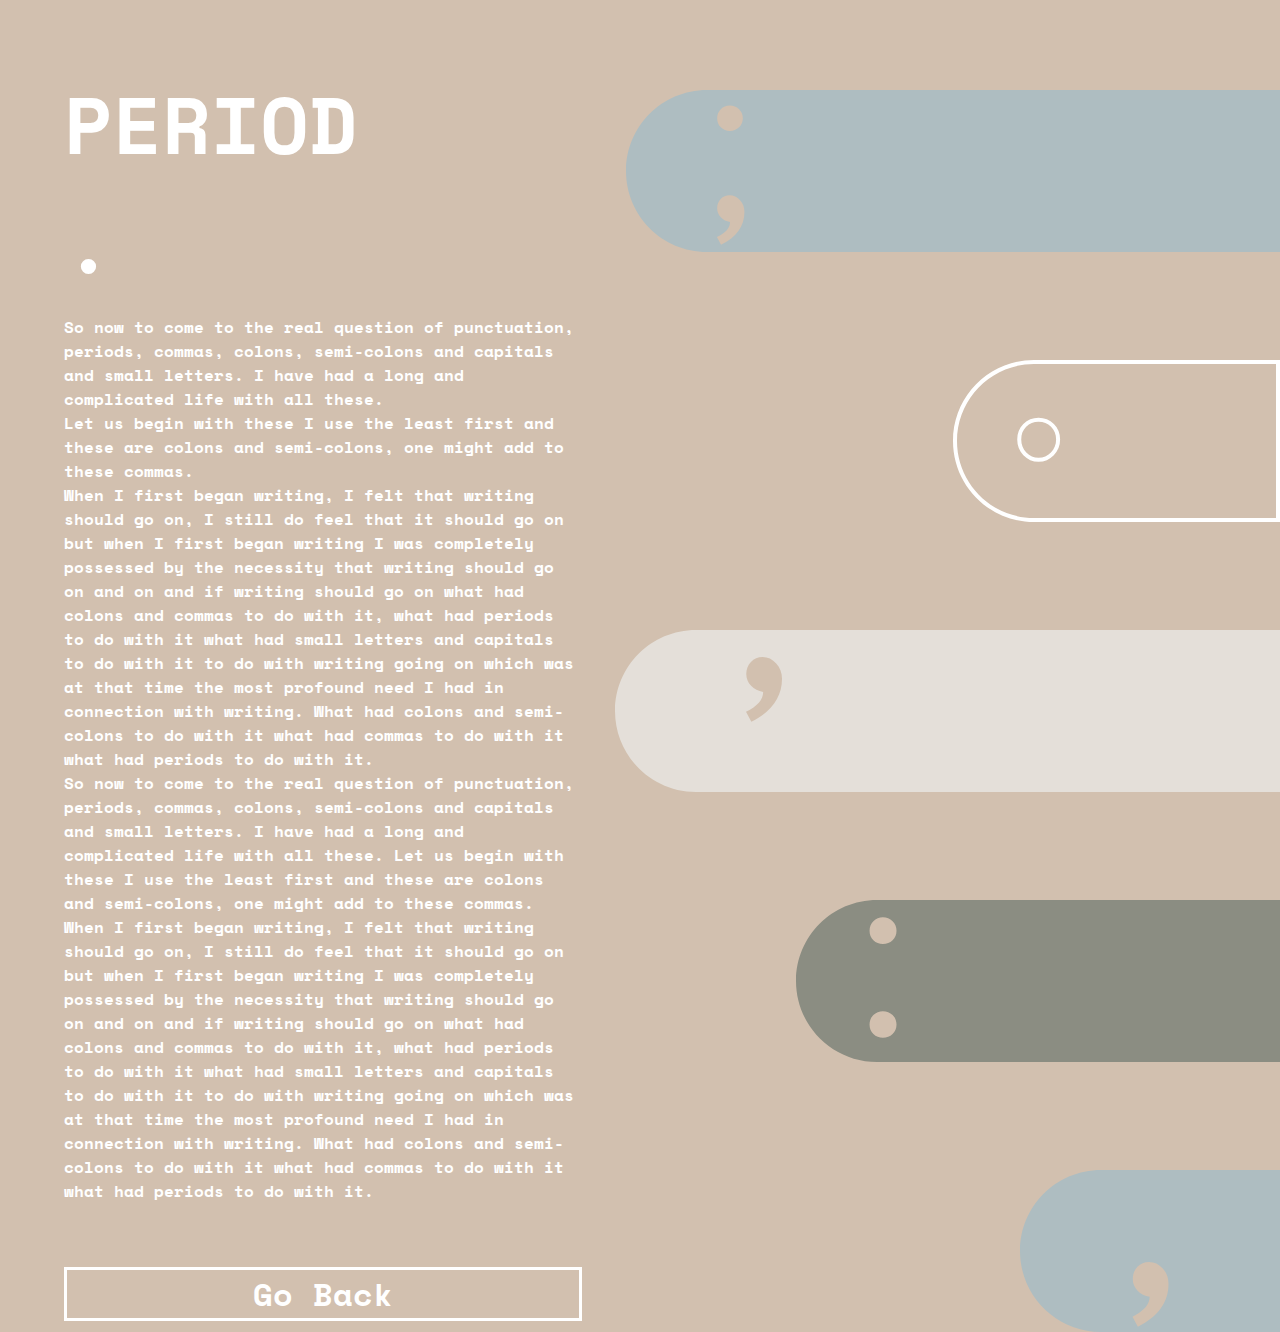
<file: period.html>
<html lang="en">
<head>
    <meta charset="utf-8">
    <meta name="viewport" content="width=device-width, initial-scale=1.0" />
    <title>On Punctuation: Periods</title>
    <meta name="description" content="Your description goes here">
    <meta name="author" content="Your Name">


   <!-- Link to your stylesheet -->
    <link rel="stylesheet" href="./periodstyle.css">

    <link rel="preconnect" href="https://fonts.gstatic.com"> 
<link href="https://fonts.googleapis.com/css2?family=Space+Mono&display=swap" rel="stylesheet">

</head>

<body>

<div class="text">
    <h1> PERIOD <br> . </h1>
    <H2>So now to come to the real question of punctuation, periods, commas, colons, semi-colons and capitals and small letters. I have had a long and complicated life with all these.<br>
        Let us begin with these I use the least first and these are colons and semi-colons, one might add to these commas.<br>
        When I first began writing, I felt that writing should go on, I still do feel that it should go on but when I first began writing I was completely possessed by the necessity that writing should go on and on and if writing should go on what had colons and commas to do with it, what had periods to do with it what had small letters and capitals to do with it to do with writing going on which was at that time the most profound need I had in connection with writing. What had colons and semi-colons to do with it what had commas to do with it what had periods to do with it.<br>
        So now to come to the real question of punctuation, periods, commas, colons, semi-colons and capitals and small letters. I have had a long and complicated life with all these. Let us begin with these I use the least first and these are colons and semi-colons, one might add to these commas. When I first began writing, I felt that writing should go on, I still do feel that it should go on but when I first began writing I was completely possessed by the necessity that writing should go on and on and if writing should go on what had colons and commas to do with it, what had periods to do with it what had small letters and capitals to do with it to do with writing going on which was at that time the most profound need I had in connection with writing. What had colons and semi-colons to do with it what had commas to do with it what had periods to do with it.
        </H2>

        <h3> <a href="index.html">Go Back</a></h3>

    
    </div>


    <Div class="shapes">
        
        
        <a href="semicolon.html"><div class="shape1">
            <svg width="654" height="162" viewBox="0 0 654 162" fill="none" xmlns="http://www.w3.org/2000/svg">
                <path fill-rule="evenodd" clip-rule="evenodd" d="M0 81C0 125.735 36.265 162 81 162L654 162V7.62939e-06L81 0C36.265 0 0 36.2649 0 81ZM113.066 19.2148C110.56 16.7083 107.48 15.4551 103.828 15.4551C100.247 15.4551 97.2396 16.7083 94.8047 19.2148C92.3698 21.6497 91.1523 24.6576 91.1523 28.2383C91.1523 31.819 92.3698 34.8626 94.8047 37.3691C97.2396 39.804 100.247 41.0215 103.828 41.0215C107.48 41.0215 110.56 39.804 113.066 37.3691C115.573 34.9342 116.826 31.8906 116.826 28.2383C116.826 24.6576 115.573 21.6497 113.066 19.2148ZM94.8047 127.281C97.2396 129.931 100.319 131.471 104.043 131.9C104.043 137.701 99.6745 142.75 90.9375 147.047L95.0195 154.781C110.632 146.904 118.438 135.947 118.438 121.91C118.438 117.327 116.969 113.424 114.033 110.201C111.097 106.907 107.624 105.26 103.613 105.26C100.033 105.26 97.0605 106.513 94.6973 109.02C92.334 111.526 91.1523 114.605 91.1523 118.258C91.1523 121.624 92.3698 124.632 94.8047 127.281Z" fill="#AEBDC1"/>
                </svg>
                
       </div></a>


        <a href="interesting.html"><div class="shape2">
             <svg width="327" height="162" viewBox="0 0 327 162" fill="none" xmlns="http://www.w3.org/2000/svg">
            <mask id="path-1-inside-1" fill="white">
            <path fill-rule="evenodd" clip-rule="evenodd" d="M0 81C0 125.735 36.2649 162 81 162H327V2.01432e-06L81 0C36.2649 -5.3346e-07 0 36.2649 0 81ZM98.0469 66.8594C94.6719 63.4844 90.5 61.7969 85.5312 61.7969C80.6562 61.7969 76.5312 63.4844 73.1562 66.8594C69.875 70.1406 68.2344 74.3125 68.2344 79.375C68.2344 84.4375 69.9219 88.7969 73.2969 92.4531C76.6719 96.0156 80.75 97.7969 85.5312 97.7969C90.4062 97.7969 94.5312 96.0156 97.9062 92.4531C101.375 88.7969 103.109 84.4375 103.109 79.375C103.109 74.4063 101.422 70.2344 98.0469 66.8594Z"/>
            </mask>
            <path d="M327 162V166H331V162H327ZM327 2.01432e-06H331V-4L327 -4L327 2.01432e-06ZM81 0L81 4L81 0ZM73.2969 92.4531L70.3577 95.1662L70.3752 95.1853L70.3931 95.2041L73.2969 92.4531ZM97.9062 92.4531L95.0044 89.7001L95.0024 89.7021L97.9062 92.4531ZM81 158C38.4741 158 4 123.526 4 81H-4C-4 127.944 34.0558 166 81 166V158ZM327 158H81V166H327V158ZM323 2.01432e-06V162H331V2.01432e-06H323ZM81 4L327 4L327 -4L81 -4L81 4ZM4 81C4 38.4741 38.4741 4 81 4L81 -4C34.0558 -4 -4 34.0558 -4 81H4ZM85.5312 65.7969C89.4877 65.7969 92.6272 67.0966 95.2184 69.6878L100.875 64.0309C96.7165 59.8722 91.5123 57.7969 85.5312 57.7969V65.7969ZM75.9847 69.6878C78.5917 67.0807 81.6917 65.7969 85.5312 65.7969V57.7969C79.6208 57.7969 74.4708 59.888 70.3278 64.0309L75.9847 69.6878ZM72.2344 79.375C72.2344 75.2671 73.5255 72.147 75.9847 69.6878L70.3278 64.0309C66.2245 68.1343 64.2344 73.3579 64.2344 79.375H72.2344ZM76.2361 89.74C73.5562 86.8368 72.2344 83.4514 72.2344 79.375H64.2344C64.2344 85.4236 66.2876 90.757 70.3577 95.1662L76.2361 89.74ZM85.5312 93.7969C81.8807 93.7969 78.8428 92.491 76.2007 89.7021L70.3931 95.2041C74.501 99.5402 79.6193 101.797 85.5312 101.797V93.7969ZM95.0024 89.7021C92.3771 92.4733 89.2996 93.7969 85.5312 93.7969V101.797C91.5129 101.797 96.6854 99.558 100.81 95.2041L95.0024 89.7021ZM99.1094 79.375C99.1094 83.4182 97.7645 86.7907 95.0044 89.7001L100.808 95.2062C104.985 90.803 107.109 85.4568 107.109 79.375H99.1094ZM95.2184 69.6878C97.8097 72.279 99.1094 75.4186 99.1094 79.375H107.109C107.109 73.3939 105.034 68.1897 100.875 64.0309L95.2184 69.6878Z" fill="white" mask="url(#path-1-inside-1)"/>
            </svg>
            
        </div></a>

        <a href="posession.html"><div class="shape3">
            <svg width="665" height="162" viewBox="0 0 665 162" fill="none" xmlns="http://www.w3.org/2000/svg">
                <path fill-rule="evenodd" clip-rule="evenodd" d="M0 81C0 125.735 36.2649 162 81 162L665 162V6.96413e-06L81 0C36.2649 -5.3346e-07 0 36.2649 0 81ZM136.062 55.8281C139.25 59.2969 143.281 61.3125 148.156 61.875C148.156 69.4688 142.438 76.0781 131 81.7031L136.344 91.8281C156.781 81.5156 167 67.1719 167 48.7969C167 42.7969 165.078 37.6875 161.234 33.4688C157.391 29.1563 152.844 27 147.594 27C142.906 27 139.016 28.6406 135.922 31.9219C132.828 35.2031 131.281 39.2344 131.281 44.0156C131.281 48.4219 132.875 52.3594 136.062 55.8281Z" fill="#E4DFD9"/>
                </svg>
                
                </svg>
                
        </div></a>



        <a href="semicolon.html"><div class="shape4">
            <svg width="484" height="162" viewBox="0 0 484 162" fill="none" xmlns="http://www.w3.org/2000/svg">
                <path fill-rule="evenodd" clip-rule="evenodd" d="M0 81C0 125.735 36.2649 162 81 162H484V5.77164e-06L81 0C36.2649 0 0 36.2649 0 81ZM96.5801 21.2246C93.9596 18.6042 90.7402 17.2939 86.9219 17.2939C83.1784 17.2939 79.9964 18.6042 77.376 21.2246C74.8304 23.7702 73.5576 26.9147 73.5576 30.6582C73.5576 34.4017 74.8304 37.5837 77.376 40.2041C79.9964 42.7497 83.1784 44.0225 86.9219 44.0225C90.7402 44.0225 93.9596 42.7497 96.5801 40.2041C99.2005 37.5837 100.511 34.4017 100.511 30.6582C100.511 26.9147 99.2005 23.7702 96.5801 21.2246ZM96.5801 114.999C93.9596 112.453 90.7402 111.181 86.9219 111.181C83.1784 111.181 79.9964 112.453 77.376 114.999C74.8304 117.545 73.5576 120.727 73.5576 124.545C73.5576 128.288 74.8304 131.433 77.376 133.979C79.9964 136.524 83.1784 137.797 86.9219 137.797C90.7402 137.797 93.9596 136.524 96.5801 133.979C99.2005 131.433 100.511 128.288 100.511 124.545C100.511 120.727 99.2005 117.545 96.5801 114.999Z" fill="#8B8D82"/>
                </svg>       
        </div> </a>
        
        <a href="comma.html"><div class="shape5">
            <svg width="260" height="162" viewBox="0 0 260 162" fill="none" xmlns="http://www.w3.org/2000/svg">
                <path fill-rule="evenodd" clip-rule="evenodd" d="M0 81C0 125.735 36.2649 162 81 162H260V0H81C36.2649 0 0 36.265 0 81ZM117.562 120.75C120.75 124.219 124.781 126.234 129.656 126.797C129.656 134.391 123.938 141 112.5 146.625L117.844 156.75C138.281 146.438 148.5 132.094 148.5 113.719C148.5 107.719 146.578 102.609 142.734 98.3906C138.891 94.0781 134.344 91.9219 129.094 91.9219C124.406 91.9219 120.516 93.5625 117.422 96.8438C114.328 100.125 112.781 104.156 112.781 108.938C112.781 113.344 114.375 117.281 117.562 120.75Z" fill="#AEBDC1"/>
                </svg>      
        </div></a>
    </Div>
       

</body>

</html>
</file>
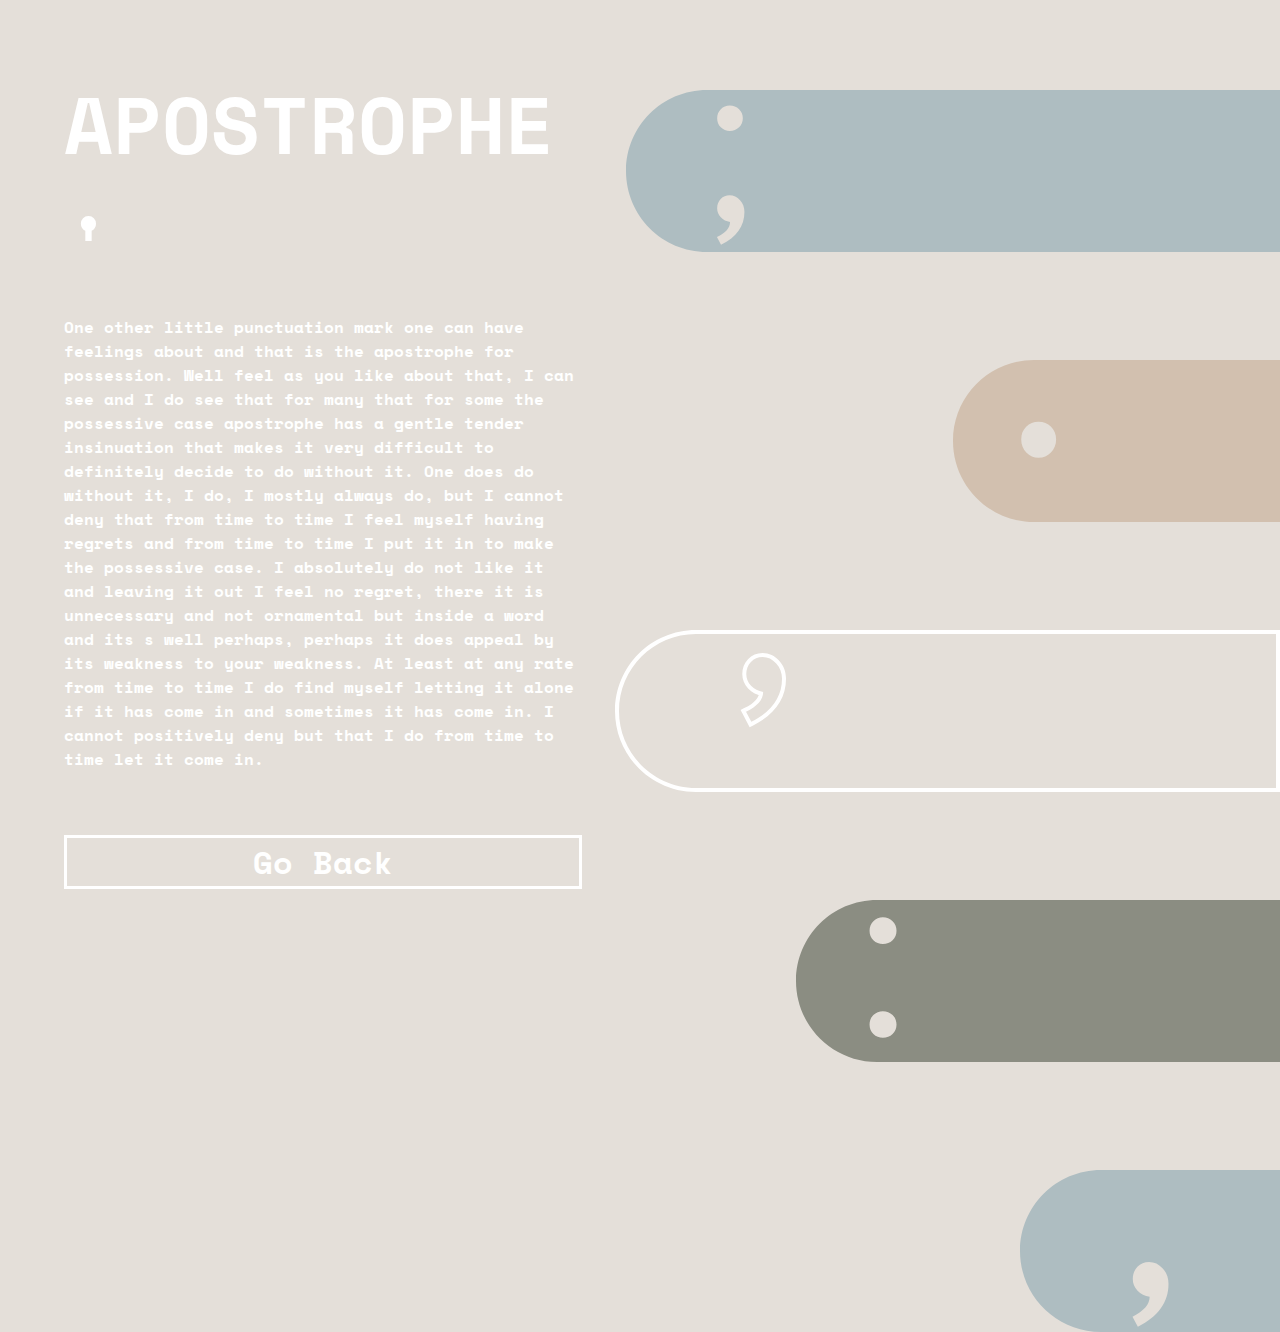
<file: posession.html>
<html lang="en">
<head>
    <meta charset="utf-8">
    <meta name="viewport" content="width=device-width, initial-scale=1.0" />
    <title>On Punctuation: Apostrophe or Possession</title>
    <meta name="description" content="Your description goes here">
    <meta name="author" content="Your Name">


   <!-- Link to your stylesheet -->
    <link rel="stylesheet" href="./posession.css">

    <link rel="preconnect" href="https://fonts.gstatic.com"> 
<link href="https://fonts.googleapis.com/css2?family=Space+Mono&display=swap" rel="stylesheet">

</head>

<body>

<div class="text">
    <h1> APOSTROPHE<br>'</h1>
    <H2>One other little punctuation mark one can have feelings about and that is the apostrophe for possession. Well feel as you like about that, I can see and I do see that for many that for some the possessive case apostrophe has a gentle tender insinuation that makes it very difficult to definitely decide to do without it. One does do without it, I do, I mostly always do, but I cannot deny that from time to time I feel myself having regrets and from time to time I put it in to make the possessive case. I absolutely do not like it and leaving it out I feel no regret, there it is unnecessary and not ornamental but inside a word and its s well perhaps, perhaps it does appeal by its weakness to your weakness. At least at any rate from time to time I do find myself letting it alone if it has come in and sometimes it has come in. I cannot positively deny but that I do from time to time let it come in. 


        </H2>

        <h3> <a href="index.html">Go Back</a></h3>

    
    </div>


    <Div class="shapes">
        
        
        <a href="semicolon.html"><div class="shape1">
            <svg width="654" height="162" viewBox="0 0 654 162" fill="none" xmlns="http://www.w3.org/2000/svg">
                <path fill-rule="evenodd" clip-rule="evenodd" d="M0 81C0 125.735 36.265 162 81 162L654 162V7.62939e-06L81 0C36.265 0 0 36.2649 0 81ZM113.066 19.2148C110.56 16.7083 107.48 15.4551 103.828 15.4551C100.247 15.4551 97.2396 16.7083 94.8047 19.2148C92.3698 21.6497 91.1523 24.6576 91.1523 28.2383C91.1523 31.819 92.3698 34.8626 94.8047 37.3691C97.2396 39.804 100.247 41.0215 103.828 41.0215C107.48 41.0215 110.56 39.804 113.066 37.3691C115.573 34.9342 116.826 31.8906 116.826 28.2383C116.826 24.6576 115.573 21.6497 113.066 19.2148ZM94.8047 127.281C97.2396 129.931 100.319 131.471 104.043 131.9C104.043 137.701 99.6745 142.75 90.9375 147.047L95.0195 154.781C110.632 146.904 118.438 135.947 118.438 121.91C118.438 117.327 116.969 113.424 114.033 110.201C111.097 106.907 107.624 105.26 103.613 105.26C100.033 105.26 97.0605 106.513 94.6973 109.02C92.334 111.526 91.1523 114.605 91.1523 118.258C91.1523 121.624 92.3698 124.632 94.8047 127.281Z" fill="#AEBDC1"/>
                </svg>
                
       </div></a>


        <a href="period.html"><div class="shape2"> <svg width="327" height="162" viewBox="0 0 327 162" fill="none" xmlns="http://www.w3.org/2000/svg">
            <path fill-rule="evenodd" clip-rule="evenodd" d="M0 81C0 125.735 36.2649 162 81 162H327V3.89944e-06L81 0C36.2649 0 0 36.2649 0 81ZM98.0469 66.8594C94.6719 63.4844 90.5 61.7969 85.5312 61.7969C80.6562 61.7969 76.5312 63.4844 73.1562 66.8594C69.875 70.1406 68.2344 74.3125 68.2344 79.375C68.2344 84.4375 69.9219 88.7969 73.2969 92.4531C76.6719 96.0156 80.75 97.7969 85.5312 97.7969C90.4062 97.7969 94.5312 96.0156 97.9062 92.4531C101.375 88.7969 103.109 84.4375 103.109 79.375C103.109 74.4062 101.422 70.2344 98.0469 66.8594Z" fill="#D2C0AF"/>
            </svg>
            
        </div></a>

        <a href="interesting.html"><div class="shape3">
            <svg width="665" height="162" viewBox="0 0 665 162" fill="none" xmlns="http://www.w3.org/2000/svg">
                <mask id="path-1-inside-1" fill="white">
                <path fill-rule="evenodd" clip-rule="evenodd" d="M0 81C0 125.735 36.2649 162 81 162L665 162V-7.32874e-06L81 -1.42929e-05C36.2649 -1.48263e-05 0 36.2649 0 81ZM136.062 55.8281C139.25 59.2969 143.281 61.3125 148.156 61.875C148.156 69.4688 142.438 76.0781 131 81.7031L136.344 91.8281C156.781 81.5156 167 67.1719 167 48.7969C167 42.7969 165.078 37.6875 161.234 33.4688C157.391 29.1562 152.844 27 147.594 27C142.906 27 139.016 28.6406 135.922 31.9219C132.828 35.2031 131.281 39.2344 131.281 44.0156C131.281 48.4219 132.875 52.3594 136.062 55.8281Z"/>
                </mask>
                <path d="M81 162L81 158H81V162ZM665 162L665 166L669 166V162H665ZM665 -7.32874e-06H669V-4.00001L665 -4.00001L665 -7.32874e-06ZM81 -1.42929e-05L81 3.99999L81 -1.42929e-05ZM148.156 61.875H152.156V58.31L148.615 57.9014L148.156 61.875ZM131 81.7031L129.235 78.1137L125.541 79.9301L127.462 83.5702L131 81.7031ZM136.344 91.8281L132.806 93.6952L134.639 97.1685L138.146 95.3993L136.344 91.8281ZM161.234 33.4688L158.248 36.1302L158.263 36.1466L158.278 36.1627L161.234 33.4688ZM81 158C38.4741 158 4 123.526 4 81H-4C-4 127.944 34.0558 166 81 166V158ZM665 158L81 158L81 166L665 166L665 158ZM661 -7.32874e-06V162H669V-7.32874e-06H661ZM81 3.99999L665 3.99999L665 -4.00001L81 -4.00001L81 3.99999ZM4 81C4 38.4741 38.4741 3.99999 81 3.99999L81 -4.00001C34.0558 -4.00001 -4 34.0558 -4 81H4ZM148.615 57.9014C144.651 57.444 141.516 55.8516 139.008 53.1216L133.117 58.5346C136.984 62.7422 141.912 65.181 147.698 65.8486L148.615 57.9014ZM132.765 85.2925C144.582 79.481 152.156 71.8488 152.156 61.875H144.156C144.156 67.0887 140.293 72.6753 129.235 78.1137L132.765 85.2925ZM139.881 89.9611L134.538 79.8361L127.462 83.5702L132.806 93.6952L139.881 89.9611ZM163 48.7969C163 65.2641 154.028 78.4246 134.542 88.257L138.146 95.3993C159.535 84.6066 171 69.0796 171 48.7969H163ZM158.278 36.1627C161.413 39.6044 163 43.7374 163 48.7969H171C171 41.8564 168.743 35.7706 164.191 30.7748L158.278 36.1627ZM147.594 31C151.581 31 155.078 32.5736 158.248 36.1302L164.22 30.8073C159.703 25.7389 154.107 23 147.594 23V31ZM138.832 34.6659C141.137 32.2212 143.959 31 147.594 31V23C141.853 23 136.894 25.0601 133.012 29.1778L138.832 34.6659ZM135.281 44.0156C135.281 40.187 136.483 37.1572 138.832 34.6659L133.012 29.1778C129.173 33.2491 127.281 38.2818 127.281 44.0156H135.281ZM139.008 53.1216C136.447 50.3352 135.281 47.3461 135.281 44.0156H127.281C127.281 49.4976 129.303 54.3835 133.117 58.5346L139.008 53.1216Z" fill="white" mask="url(#path-1-inside-1)"/>
                </svg>
                
               
                
        </div></a>



        <a href="semicolon.html"><div class="shape4">
            <svg width="484" height="162" viewBox="0 0 484 162" fill="none" xmlns="http://www.w3.org/2000/svg">
                <path fill-rule="evenodd" clip-rule="evenodd" d="M0 81C0 125.735 36.2649 162 81 162H484V5.77164e-06L81 0C36.2649 0 0 36.2649 0 81ZM96.5801 21.2246C93.9596 18.6042 90.7402 17.2939 86.9219 17.2939C83.1784 17.2939 79.9964 18.6042 77.376 21.2246C74.8304 23.7702 73.5576 26.9147 73.5576 30.6582C73.5576 34.4017 74.8304 37.5837 77.376 40.2041C79.9964 42.7497 83.1784 44.0225 86.9219 44.0225C90.7402 44.0225 93.9596 42.7497 96.5801 40.2041C99.2005 37.5837 100.511 34.4017 100.511 30.6582C100.511 26.9147 99.2005 23.7702 96.5801 21.2246ZM96.5801 114.999C93.9596 112.453 90.7402 111.181 86.9219 111.181C83.1784 111.181 79.9964 112.453 77.376 114.999C74.8304 117.545 73.5576 120.727 73.5576 124.545C73.5576 128.288 74.8304 131.433 77.376 133.979C79.9964 136.524 83.1784 137.797 86.9219 137.797C90.7402 137.797 93.9596 136.524 96.5801 133.979C99.2005 131.433 100.511 128.288 100.511 124.545C100.511 120.727 99.2005 117.545 96.5801 114.999Z" fill="#8B8D82"/>
                </svg>       
        </div> </a>
        
        <a href="comma.html"><div class="shape5">
            <svg width="260" height="162" viewBox="0 0 260 162" fill="none" xmlns="http://www.w3.org/2000/svg">
                <path fill-rule="evenodd" clip-rule="evenodd" d="M0 81C0 125.735 36.2649 162 81 162H260V0H81C36.2649 0 0 36.265 0 81ZM117.562 120.75C120.75 124.219 124.781 126.234 129.656 126.797C129.656 134.391 123.938 141 112.5 146.625L117.844 156.75C138.281 146.438 148.5 132.094 148.5 113.719C148.5 107.719 146.578 102.609 142.734 98.3906C138.891 94.0781 134.344 91.9219 129.094 91.9219C124.406 91.9219 120.516 93.5625 117.422 96.8438C114.328 100.125 112.781 104.156 112.781 108.938C112.781 113.344 114.375 117.281 117.562 120.75Z" fill="#AEBDC1"/>
                </svg>      
        </div></a>

    </Div>
       

</body>

</html>
</file>
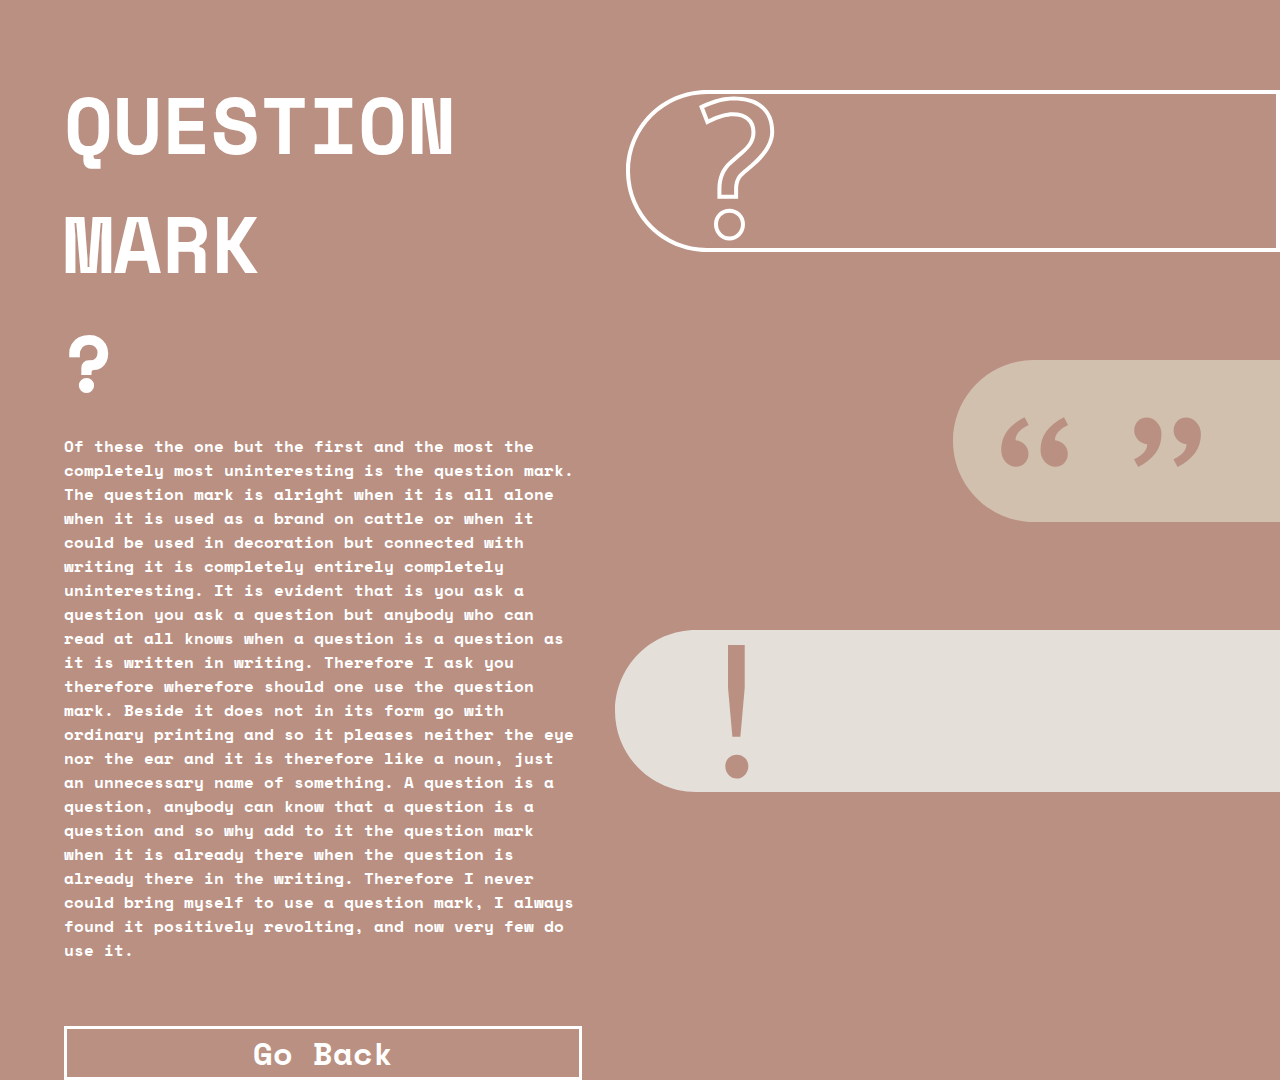
<file: questionmark.html>
<html lang="en">
<head>
    <meta charset="utf-8">
    <meta name="viewport" content="width=device-width, initial-scale=1.0" />
    <title>On Punctuation: Question Mark</title>
    <meta name="description" content="Your description goes here">
    <meta name="author" content="Your Name">


   <!-- Link to your stylesheet -->
    <link rel="stylesheet" href="./questionstyle.css">

    <link rel="preconnect" href="https://fonts.gstatic.com"> 
<link href="https://fonts.googleapis.com/css2?family=Space+Mono&display=swap" rel="stylesheet">

</head>

<body>

<div class="text">
    <h1>    QUESTION <br> MARK <br>? </h1>
    <H2>Of these the one but the first and the most the completely most uninteresting is the question mark. The question mark is alright when it is all alone when it is used as a brand on cattle or when it could be used in decoration but connected with writing it is completely entirely completely uninteresting. It is evident that is you ask a question you ask a question but anybody who can read at all knows when a question is a question as it is written in writing. Therefore I ask you therefore wherefore should one use the question mark. Beside it does not in its form go with ordinary printing and so it pleases neither the eye nor the ear and it is therefore like a noun, just an unnecessary name of something. A question is a question, anybody can know that a question is a question and so why add to it the question mark when it is already there when the question is already there in the writing. Therefore I never could bring myself to use a question mark, I always found it positively revolting, and now very few do use it. 
        </H2>

        <h3> <a href="index.html">Go Back</a></h3>

       
            
       

    
    </div>


    <Div class="shapes">
        <a href="notinteresting.html"><div class="shape1"><svg width="654" height="162" viewBox="0 0 654 162" fill="none" xmlns="http://www.w3.org/2000/svg">
            <mask id="path-1-inside-1" fill="white">
            <path fill-rule="evenodd" clip-rule="evenodd" d="M0 81C0 125.735 36.2649 162 81 162L654 162V4.81864e-06L81 -2.01432e-06C36.2649 -2.54778e-06 0 36.2649 0 81ZM107.563 10.5918C98.9046 10.5918 89.1016 13.0658 78.1543 18.0137L82.5146 29.2393C92.2249 24.6624 100.265 22.374 106.636 22.374C113.687 22.374 119.253 24.1058 123.335 27.5693C127.417 30.971 129.458 35.888 129.458 42.3203C129.458 46.2168 128.53 49.8968 126.675 53.3604C124.819 56.762 121.912 60.1328 117.954 63.4727L105.708 74.2344C98.8428 80.2337 95.4102 88.6143 95.4102 99.376V104.664H108.12V99.5615C108.12 96.0361 108.522 93.0983 109.326 90.748C110.13 88.3978 111.182 86.4186 112.48 84.8105C113.841 83.1406 117.521 79.8317 123.521 74.8838C137.313 63.4417 144.209 52.4017 144.209 41.7637C144.209 31.4967 141.024 23.7347 134.653 18.4775C128.283 13.2204 119.253 10.5918 107.563 10.5918ZM111.646 126.095C109.419 123.868 106.667 122.755 103.389 122.755C100.173 122.755 97.4512 123.868 95.2246 126.095C93.0599 128.259 91.9775 131.012 91.9775 134.352C91.9775 137.691 93.0908 140.567 95.3174 142.979C97.5439 145.33 100.234 146.505 103.389 146.505C106.605 146.505 109.326 145.33 111.553 142.979C113.841 140.567 114.985 137.691 114.985 134.352C114.985 131.074 113.872 128.321 111.646 126.095Z"/>
            </mask>
            <path d="M81 162L81 158H81V162ZM654 162L654 166L658 166V162H654ZM654 4.81864e-06H658V-4L654 -4L654 4.81864e-06ZM81 -2.01432e-06L81 4L81 -2.01432e-06ZM78.1543 18.0137L76.5068 14.3687L73.0536 15.9295L74.4257 19.462L78.1543 18.0137ZM82.5146 29.2393L78.7861 30.6876L80.3394 34.6866L84.2201 32.8575L82.5146 29.2393ZM123.335 27.5693L120.747 30.6194L120.761 30.6309L120.774 30.6422L123.335 27.5693ZM126.675 53.3604L130.186 55.2758L130.194 55.2625L130.201 55.2492L126.675 53.3604ZM117.954 63.4727L115.375 60.4155L115.344 60.4414L115.314 60.468L117.954 63.4727ZM105.708 74.2344L108.34 77.2464L108.348 77.239L105.708 74.2344ZM95.4102 104.664H91.4102V108.664H95.4102V104.664ZM108.12 104.664V108.664H112.12V104.664H108.12ZM112.48 84.8105L109.38 82.2839L109.374 82.2905L109.369 82.2972L112.48 84.8105ZM123.521 74.8838L126.066 77.9697L126.074 77.9623L123.521 74.8838ZM134.653 18.4775L137.199 15.3924L137.199 15.3924L134.653 18.4775ZM95.2246 126.095L92.3962 123.266L92.3962 123.266L95.2246 126.095ZM95.3174 142.979L92.3782 145.693L92.3957 145.712L92.4136 145.73L95.3174 142.979ZM111.553 142.979L108.651 140.226L108.649 140.229L111.553 142.979ZM81 158C38.4741 158 4 123.526 4 81H-4C-4 127.944 34.0558 166 81 166V158ZM654 158L81 158L81 166L654 166L654 158ZM650 4.81864e-06V162H658V4.81864e-06H650ZM81 4L654 4L654 -4L81 -4L81 4ZM4 81C4 38.4741 38.4741 4 81 4L81 -4C34.0558 -4 -4 34.0558 -4 81H4ZM79.8017 21.6587C90.4191 16.8598 99.648 14.5918 107.563 14.5918V6.5918C98.1613 6.5918 87.784 9.27168 76.5068 14.3687L79.8017 21.6587ZM86.2432 27.791L81.8829 16.5654L74.4257 19.462L78.7861 30.6876L86.2432 27.791ZM106.636 18.374C99.4037 18.374 90.7351 20.9426 80.8092 25.621L84.2201 32.8575C93.7148 28.3823 101.127 26.374 106.636 26.374V18.374ZM125.923 24.5193C120.916 20.2707 114.33 18.374 106.636 18.374V26.374C113.043 26.374 117.59 27.9409 120.747 30.6194L125.923 24.5193ZM133.458 42.3203C133.458 34.9758 131.082 28.8181 125.896 24.4965L120.774 30.6422C123.752 33.1239 125.458 36.8002 125.458 42.3203H133.458ZM130.201 55.2492C132.365 51.2098 133.458 46.8816 133.458 42.3203H125.458C125.458 45.552 124.696 48.5838 123.149 51.4715L130.201 55.2492ZM120.534 66.5298C124.751 62.9717 128.029 59.2318 130.186 55.2758L123.163 51.4449C121.61 54.2923 119.074 57.294 115.375 60.4155L120.534 66.5298ZM108.348 77.239L120.595 66.4773L115.314 60.468L103.068 71.2297L108.348 77.239ZM99.4102 99.376C99.4102 89.5396 102.503 82.3474 108.34 77.2464L103.076 71.2224C95.1827 78.1201 91.4102 87.6889 91.4102 99.376H99.4102ZM99.4102 104.664V99.376H91.4102V104.664H99.4102ZM108.12 100.664H95.4102V108.664H108.12V100.664ZM104.12 99.5615V104.664H112.12V99.5615H104.12ZM105.542 89.4533C104.549 92.355 104.12 95.7649 104.12 99.5615H112.12C112.12 96.3074 112.495 93.8417 113.111 92.0428L105.542 89.4533ZM109.369 82.2972C107.724 84.3341 106.467 86.7474 105.542 89.4533L113.111 92.0428C113.793 90.0482 114.64 88.5031 115.592 87.3239L109.369 82.2972ZM120.975 71.7979C115.07 76.6685 111.043 80.2429 109.38 82.2839L115.581 87.3372C116.64 86.0384 119.973 82.9949 126.066 77.9697L120.975 71.7979ZM140.209 41.7637C140.209 50.5997 134.451 60.6188 120.967 71.8053L126.074 77.9623C140.175 66.2646 148.209 54.2037 148.209 41.7637H140.209ZM132.107 21.5627C137.338 25.8789 140.209 32.3736 140.209 41.7637H148.209C148.209 30.6199 144.71 21.5905 137.199 15.3924L132.107 21.5627ZM107.563 14.5918C118.703 14.5918 126.7 17.1002 132.107 21.5627L137.199 15.3924C129.866 9.34052 119.803 6.5918 107.563 6.5918V14.5918ZM103.389 126.755C105.654 126.755 107.374 127.48 108.817 128.923L114.474 123.266C111.464 120.256 107.679 118.755 103.389 118.755V126.755ZM98.053 128.923C99.5117 127.465 101.208 126.755 103.389 126.755V118.755C99.1371 118.755 95.3907 120.272 92.3962 123.266L98.053 128.923ZM95.9775 134.352C95.9775 131.966 96.7104 130.266 98.053 128.923L92.3962 123.266C89.4094 126.253 87.9775 130.057 87.9775 134.352H95.9775ZM98.2566 140.266C96.7251 138.607 95.9775 136.705 95.9775 134.352H87.9775C87.9775 138.678 89.4565 142.527 92.3782 145.693L98.2566 140.266ZM103.389 142.505C101.365 142.505 99.7149 141.805 98.2212 140.229L92.4136 145.73C95.373 148.854 99.1037 150.505 103.389 150.505V142.505ZM108.649 140.229C107.172 141.787 105.498 142.505 103.389 142.505V150.505C107.711 150.505 111.48 148.872 114.457 145.73L108.649 140.229ZM110.985 134.352C110.985 136.672 110.231 138.561 108.651 140.226L114.455 145.733C117.452 142.574 118.985 138.711 118.985 134.352H110.985ZM108.817 128.923C110.26 130.366 110.985 132.086 110.985 134.352H118.985C118.985 130.061 117.484 126.277 114.474 123.266L108.817 128.923Z" fill="white" mask="url(#path-1-inside-1)"/>
            </svg>
            

              
        </div></a>


        <a href="quotes.html"><div class="shape2"> <svg width="327" height="162" viewBox="0 0 327 162" fill="none" xmlns="http://www.w3.org/2000/svg">
            <path fill-rule="evenodd" clip-rule="evenodd" d="M0 81C0 125.735 36.2649 162 81 162H327V2.01432e-06L81 0C36.2649 -5.3346e-07 0 36.2649 0 81ZM101.928 80.1934C101.928 74.3926 106.296 69.3438 115.033 65.0469L110.951 57.3125C95.3392 65.1901 87.5332 76.1113 87.5332 90.0762C87.5332 94.7311 89.0013 98.7057 91.9375 102C94.8737 105.223 98.347 106.834 102.357 106.834C105.938 106.834 108.91 105.581 111.273 103.074C113.637 100.568 114.818 97.4883 114.818 93.8359C114.818 90.3984 113.601 87.3906 111.166 84.8125C108.731 82.1628 105.652 80.623 101.928 80.1934ZM62.5039 80.1934C62.5039 74.3926 66.9082 69.3438 75.7168 65.0469L71.5273 57.3125C55.987 65.1901 48.2168 76.1113 48.2168 90.0762C48.2168 94.7311 49.6491 98.7057 52.5137 102C55.4499 105.223 58.9232 106.834 62.9336 106.834C66.5143 106.834 69.4863 105.581 71.8496 103.074C74.2845 100.568 75.502 97.4883 75.502 93.8359C75.502 90.3984 74.2845 87.3906 71.8496 84.8125C69.4147 82.1628 66.2995 80.623 62.5039 80.1934ZM224.281 79.6563C226.716 82.2344 229.796 83.7383 233.52 84.168C233.52 89.9688 229.151 95.0176 220.414 99.3145L224.604 107.049C240.144 99.1712 247.914 88.25 247.914 74.2852C247.914 69.6302 246.446 65.6914 243.51 62.4688C240.574 59.1745 237.1 57.5273 233.09 57.5273C229.581 57.5273 226.609 58.7806 224.174 61.2871C221.811 63.7936 220.629 66.873 220.629 70.5254C220.629 73.9629 221.846 77.0065 224.281 79.6563ZM184.857 79.6563C187.292 82.2344 190.408 83.7383 194.203 84.168C194.203 89.9688 189.799 95.0176 180.99 99.3145L185.18 107.049C200.72 99.1712 208.49 88.25 208.49 74.2852C208.49 69.6302 207.022 65.6914 204.086 62.4688C201.221 59.1745 197.784 57.5273 193.773 57.5273C190.193 57.5273 187.185 58.7806 184.75 61.2871C182.387 63.7936 181.205 66.873 181.205 70.5254C181.205 73.9629 182.423 77.0065 184.857 79.6563Z" fill="#D2C0AF"/>
            </svg>
            
        </div></a>

        <a href="exclamation.html"><div class="shape3">
            <svg width="665" height="162" viewBox="0 0 665 162" fill="none" xmlns="http://www.w3.org/2000/svg">
                <path fill-rule="evenodd" clip-rule="evenodd" d="M0 81C0 125.735 36.2649 162 81 162L665 162V6.96413e-06L81 0C36.2649 -5.3346e-07 0 36.2649 0 81ZM125.356 106.664L129.717 57.6797V15.0967H113.018V57.6797L117.378 106.664H125.356ZM129.995 128.095C127.769 125.868 125.016 124.755 121.738 124.755C118.522 124.755 115.801 125.868 113.574 128.095C111.41 130.259 110.327 133.012 110.327 136.352C110.327 139.691 111.44 142.567 113.667 144.98C115.894 147.33 118.584 148.505 121.738 148.505C124.954 148.505 127.676 147.299 129.902 144.887C132.191 142.475 133.335 139.63 133.335 136.352C133.335 133.074 132.222 130.321 129.995 128.095Z" fill="#E4DFD9"/>
                </svg>
                
        </div></a>

        
    </div>

    
    
        

</body>

</html>
</file>
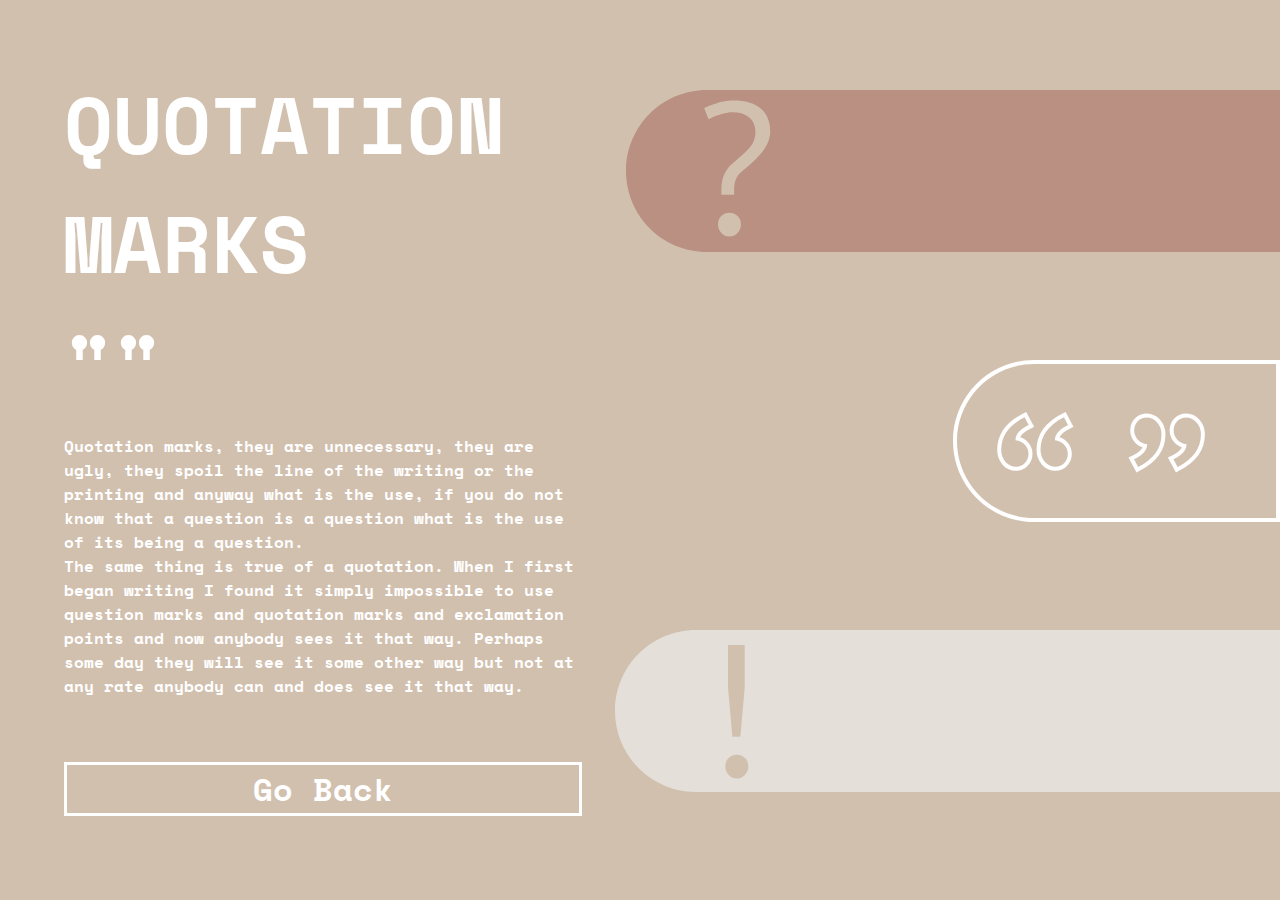
<file: quotes.html>
<html lang="en">
<head>
    <meta charset="utf-8">
    <meta name="viewport" content="width=device-width, initial-scale=1.0" />
    <title>On Punctuation: Quotation Marks</title>
    <meta name="description" content="Your description goes here">
    <meta name="author" content="Your Name">


   <!-- Link to your stylesheet -->
    <link rel="stylesheet" href="./quotesstyle.css">

    <link rel="preconnect" href="https://fonts.gstatic.com"> 
<link href="https://fonts.googleapis.com/css2?family=Space+Mono&display=swap" rel="stylesheet">

</head>

<body>

<div class="text">
    <h1> QUOTATION <br> MARKS <br> ""</h1>
    <H2>Quotation marks, they are unnecessary, they are ugly, they spoil the line of the writing or the printing and anyway what is the use, if you do not know that a question is a question what is the use of its being a question.<br> 
        The same thing is true of a quotation. When I first began writing I found it simply impossible to use question marks and quotation marks and exclamation points and now anybody sees it that way. Perhaps some day they will see it some other way but not at any rate anybody can and does see it that way.
        
        </H2>

        <h3> <a href="index.html">Go Back</a></h3>

       
            
       

    
    </div>


    <Div class="shapes">
        <a href="questionmark.html"><div class="shape1"> <svg width="654" height="162" viewBox="0 0 654 162" fill="none" xmlns="http://www.w3.org/2000/svg">
            <path fill-rule="evenodd" clip-rule="evenodd" d="M0 81C0 125.735 36.2649 162 81 162L654 162V6.83296e-06L81 0C36.2649 -5.3346e-07 0 36.2649 0 81ZM107.563 10.5918C98.9046 10.5918 89.1016 13.0658 78.1543 18.0137L82.5146 29.2393C92.2249 24.6624 100.265 22.374 106.636 22.374C113.687 22.374 119.253 24.1058 123.335 27.5693C127.417 30.971 129.458 35.888 129.458 42.3203C129.458 46.2168 128.53 49.8968 126.675 53.3604C124.819 56.762 121.912 60.1328 117.954 63.4727L105.708 74.2344C98.8428 80.2337 95.4102 88.6143 95.4102 99.376V104.664H108.12V99.5615C108.12 96.0361 108.522 93.0983 109.326 90.748C110.13 88.3978 111.182 86.4186 112.48 84.8105C113.841 83.1406 117.521 79.8317 123.521 74.8838C137.313 63.4417 144.209 52.4017 144.209 41.7637C144.209 31.4967 141.024 23.7347 134.653 18.4775C128.283 13.2204 119.253 10.5918 107.563 10.5918ZM111.646 126.095C109.419 123.868 106.667 122.755 103.389 122.755C100.173 122.755 97.4512 123.868 95.2246 126.095C93.0599 128.259 91.9775 131.012 91.9775 134.352C91.9775 137.691 93.0908 140.567 95.3174 142.979C97.5439 145.33 100.234 146.505 103.389 146.505C106.605 146.505 109.326 145.33 111.553 142.979C113.841 140.567 114.985 137.691 114.985 134.352C114.985 131.074 113.872 128.321 111.646 126.095Z" fill="#BA9082"/>
            </svg>

              
        </div></a>


        <a href="notinteresting.html"><div class="shape2"> <svg width="327" height="162" viewBox="0 0 327 162" fill="none" xmlns="http://www.w3.org/2000/svg">
            <mask id="path-1-inside-1" fill="white">
            <path fill-rule="evenodd" clip-rule="evenodd" d="M0 81C0 125.735 36.2649 162 81 162H327V2.01432e-06L81 0C36.2649 -5.3346e-07 0 36.2649 0 81ZM101.928 80.1934C101.928 74.3926 106.296 69.3438 115.033 65.0469L110.951 57.3125C95.3392 65.1901 87.5332 76.1113 87.5332 90.0762C87.5332 94.7311 89.0013 98.7057 91.9375 102C94.8737 105.223 98.347 106.834 102.357 106.834C105.938 106.834 108.91 105.581 111.273 103.074C113.637 100.568 114.818 97.4883 114.818 93.8359C114.818 90.3984 113.601 87.3906 111.166 84.8125C108.731 82.1628 105.652 80.623 101.928 80.1934ZM62.5039 80.1934C62.5039 74.3926 66.9082 69.3438 75.7168 65.0469L71.5273 57.3125C55.987 65.1901 48.2168 76.1113 48.2168 90.0762C48.2168 94.7311 49.6491 98.7057 52.5137 102C55.4499 105.223 58.9232 106.834 62.9336 106.834C66.5143 106.834 69.4863 105.581 71.8496 103.074C74.2845 100.568 75.502 97.4883 75.502 93.8359C75.502 90.3984 74.2845 87.3906 71.8496 84.8125C69.4147 82.1628 66.2995 80.623 62.5039 80.1934ZM224.281 79.6563C226.716 82.2344 229.796 83.7383 233.52 84.168C233.52 89.9688 229.151 95.0176 220.414 99.3145L224.604 107.049C240.144 99.1712 247.914 88.25 247.914 74.2852C247.914 69.6302 246.446 65.6914 243.51 62.4688C240.574 59.1745 237.1 57.5273 233.09 57.5273C229.581 57.5273 226.609 58.7806 224.174 61.2871C221.811 63.7936 220.629 66.873 220.629 70.5254C220.629 73.9629 221.846 77.0065 224.281 79.6563ZM184.857 79.6563C187.292 82.2344 190.408 83.7383 194.203 84.168C194.203 89.9688 189.799 95.0176 180.99 99.3145L185.18 107.049C200.72 99.1712 208.49 88.25 208.49 74.2852C208.49 69.6302 207.022 65.6914 204.086 62.4688C201.221 59.1745 197.784 57.5273 193.773 57.5273C190.193 57.5273 187.185 58.7806 184.75 61.2871C182.387 63.7936 181.205 66.873 181.205 70.5254C181.205 73.9629 182.423 77.0065 184.857 79.6563Z"/>
            </mask>
            <path d="M327 162V166H331V162H327ZM327 2.01432e-06H331V-4L327 -4L327 2.01432e-06ZM81 0L81 4L81 0ZM115.033 65.0469L116.798 68.6363L120.492 66.8199L118.571 63.1798L115.033 65.0469ZM101.928 80.1934H97.9277V83.7584L101.469 84.167L101.928 80.1934ZM110.951 57.3125L114.489 55.4455L112.656 51.9721L109.149 53.7414L110.951 57.3125ZM91.9375 102L88.9514 104.661L88.966 104.678L88.9807 104.694L91.9375 102ZM111.166 84.8125L108.221 87.519L108.239 87.5391L108.258 87.559L111.166 84.8125ZM75.7168 65.0469L77.4705 68.642L81.222 66.812L79.234 63.1417L75.7168 65.0469ZM62.5039 80.1934H58.5039V83.7661L62.0539 84.168L62.5039 80.1934ZM71.5273 57.3125L75.0445 55.4074L73.1906 51.9848L69.7188 53.7447L71.5273 57.3125ZM52.5137 102L49.4952 104.625L49.5257 104.66L49.5569 104.694L52.5137 102ZM71.8496 103.074L68.9805 100.287L68.9597 100.308L68.9393 100.33L71.8496 103.074ZM71.8496 84.8125L68.9043 87.519L68.9228 87.5391L68.9416 87.559L71.8496 84.8125ZM233.52 84.168H237.52V80.603L233.978 80.1943L233.52 84.168ZM224.281 79.6563L221.336 82.3627L221.354 82.3829L221.373 82.4027L224.281 79.6563ZM220.414 99.3145L218.649 95.7251L214.915 97.5612L216.897 101.22L220.414 99.3145ZM224.604 107.049L221.086 108.954L222.94 112.377L226.412 110.617L224.604 107.049ZM243.51 62.4688L240.524 65.1302L240.538 65.1466L240.553 65.1627L243.51 62.4688ZM224.174 61.2871L221.305 58.5L221.284 58.5214L221.263 58.5431L224.174 61.2871ZM194.203 84.168H198.203V80.5953L194.653 80.1934L194.203 84.168ZM184.857 79.6563L181.912 82.3627L181.931 82.3829L181.949 82.4027L184.857 79.6563ZM180.99 99.3145L179.237 95.7194L175.485 97.5494L177.473 101.22L180.99 99.3145ZM185.18 107.049L181.663 108.954L183.516 112.377L186.988 110.617L185.18 107.049ZM204.086 62.4688L201.068 65.0935L201.098 65.1284L201.129 65.1627L204.086 62.4688ZM184.75 61.2871L181.881 58.5L181.86 58.5214L181.84 58.5431L184.75 61.2871ZM81 158C38.4741 158 4 123.526 4 81H-4C-4 127.944 34.0558 166 81 166V158ZM327 158H81V166H327V158ZM323 2.01432e-06V162H331V2.01432e-06H323ZM81 4L327 4L327 -4L81 -4L81 4ZM4 81C4 38.4741 38.4741 4 81 4L81 -4C34.0558 -4 -4 34.0558 -4 81H4ZM113.268 61.4575C104.152 65.9409 97.9277 72.0125 97.9277 80.1934H105.928C105.928 76.7726 108.441 72.7466 116.798 68.6363L113.268 61.4575ZM107.414 59.1795L111.496 66.9139L118.571 63.1798L114.489 55.4455L107.414 59.1795ZM91.5332 90.0762C91.5332 78.0277 98.0831 68.2859 112.753 60.8836L109.149 53.7414C92.5953 62.0943 83.5332 74.195 83.5332 90.0762H91.5332ZM94.9236 99.3385C92.6785 96.8197 91.5332 93.8084 91.5332 90.0762H83.5332C83.5332 95.6538 85.3241 100.592 88.9514 104.661L94.9236 99.3385ZM102.357 102.834C99.5776 102.834 97.1464 101.778 94.8943 99.306L88.9807 104.694C92.601 108.667 97.1164 110.834 102.357 110.834V102.834ZM108.363 100.33C106.788 102 104.885 102.834 102.357 102.834V110.834C106.991 110.834 111.032 109.161 114.184 105.818L108.363 100.33ZM110.818 93.8359C110.818 96.5357 109.982 98.6137 108.363 100.33L114.184 105.818C117.292 102.522 118.818 98.4409 118.818 93.8359H110.818ZM108.258 87.559C110.016 89.4206 110.818 91.455 110.818 93.8359H118.818C118.818 89.3419 117.186 85.3606 114.074 82.066L108.258 87.559ZM101.469 84.167C104.282 84.4916 106.465 85.6081 108.221 87.519L114.111 82.106C110.998 78.7175 107.021 76.7545 102.386 76.2197L101.469 84.167ZM73.9631 61.4518C64.788 65.9274 58.5039 71.9953 58.5039 80.1934H66.5039C66.5039 76.7899 69.0284 72.7601 77.4705 68.642L73.9631 61.4518ZM68.0102 59.2176L72.1996 66.952L79.234 63.1417L75.0445 55.4074L68.0102 59.2176ZM52.2168 90.0762C52.2168 78.0178 58.7422 68.278 73.3359 60.8803L69.7188 53.7447C53.2318 62.1022 44.2168 74.2048 44.2168 90.0762H52.2168ZM55.5321 99.3753C53.3446 96.8597 52.2168 93.8359 52.2168 90.0762H44.2168C44.2168 95.6264 45.9536 100.552 49.4952 104.625L55.5321 99.3753ZM62.9336 102.834C60.1538 102.834 57.7226 101.778 55.4705 99.306L49.5569 104.694C53.1772 108.667 57.6925 110.834 62.9336 110.834V102.834ZM68.9393 100.33C67.3646 102 65.4615 102.834 62.9336 102.834V110.834C67.5671 110.834 71.608 109.161 74.76 105.818L68.9393 100.33ZM71.502 93.8359C71.502 96.4996 70.6546 98.5637 68.9805 100.287L74.7187 105.861C77.9144 102.572 79.502 98.4769 79.502 93.8359H71.502ZM68.9416 87.559C70.6998 89.4206 71.502 91.455 71.502 93.8359H79.502C79.502 89.3419 77.8693 85.3606 74.7577 82.066L68.9416 87.559ZM62.0539 84.168C64.9561 84.4965 67.1636 85.6247 68.9043 87.519L74.7949 82.106C71.6658 78.7008 67.6429 76.7496 62.9539 76.2187L62.0539 84.168ZM233.978 80.1943C231.132 79.8659 228.939 78.7621 227.189 76.9098L221.373 82.4027C224.494 85.7067 228.459 87.6106 233.061 88.1416L233.978 80.1943ZM222.179 102.904C231.296 98.4204 237.52 92.3488 237.52 84.168H229.52C229.52 87.5887 227.006 91.6147 218.649 95.7251L222.179 102.904ZM228.121 105.144L223.931 97.4093L216.897 101.22L221.086 108.954L228.121 105.144ZM243.914 74.2852C243.914 86.3435 237.389 96.0833 222.795 103.481L226.412 110.617C242.899 102.259 251.914 90.1565 251.914 74.2852H243.914ZM240.553 65.1627C242.77 67.596 243.914 70.5531 243.914 74.2852H251.914C251.914 68.7074 250.122 63.7869 246.467 59.7748L240.553 65.1627ZM233.09 61.5273C235.837 61.5273 238.261 62.5918 240.524 65.1302L246.496 59.8073C242.886 55.7571 238.363 53.5273 233.09 53.5273V61.5273ZM227.043 64.0743C228.721 62.3468 230.657 61.5273 233.09 61.5273V53.5273C228.505 53.5273 224.496 55.2144 221.305 58.5L227.043 64.0743ZM224.629 70.5254C224.629 67.8257 225.466 65.7477 227.084 64.0312L221.263 58.5431C218.155 61.8396 216.629 65.9204 216.629 70.5254H224.629ZM227.227 76.9498C225.435 75.0001 224.629 72.91 224.629 70.5254H216.629C216.629 75.0158 218.258 79.0129 221.336 82.3627L227.227 76.9498ZM194.653 80.1934C191.718 79.8611 189.5 78.746 187.765 76.9098L181.949 82.4027C185.085 85.7227 189.097 87.6155 193.753 88.1426L194.653 80.1934ZM182.744 102.91C191.919 98.4339 198.203 92.366 198.203 84.168H190.203C190.203 87.5715 187.679 91.6013 179.237 95.7194L182.744 102.91ZM188.697 105.144L184.507 97.4093L177.473 101.22L181.663 108.954L188.697 105.144ZM204.49 74.2852C204.49 86.3435 197.965 96.0833 183.371 103.481L186.988 110.617C203.475 102.259 212.49 90.1565 212.49 74.2852H204.49ZM201.129 65.1627C203.346 67.596 204.49 70.5531 204.49 74.2852H212.49C212.49 68.7074 210.698 63.7869 207.043 59.7748L201.129 65.1627ZM193.773 61.5273C196.515 61.5273 198.887 62.5856 201.068 65.0935L207.104 59.844C203.556 55.7633 199.052 53.5273 193.773 53.5273V61.5273ZM187.619 64.0743C189.28 62.3644 191.244 61.5273 193.773 61.5273V53.5273C189.142 53.5273 185.09 55.1968 181.881 58.5L187.619 64.0743ZM185.205 70.5254C185.205 67.8257 186.042 65.7477 187.66 64.0312L181.84 58.5431C178.732 61.8396 177.205 65.9204 177.205 70.5254H185.205ZM187.803 76.9498C186.011 75.0001 185.205 72.91 185.205 70.5254H177.205C177.205 75.0158 178.834 79.0129 181.912 82.3627L187.803 76.9498Z" fill="white" mask="url(#path-1-inside-1)"/>
            </svg>
            
            
        </div></a>

        <a href="exclamation.html"><div class="shape3">
            <svg width="665" height="162" viewBox="0 0 665 162" fill="none" xmlns="http://www.w3.org/2000/svg">
                <path fill-rule="evenodd" clip-rule="evenodd" d="M0 81C0 125.735 36.2649 162 81 162L665 162V6.96413e-06L81 0C36.2649 -5.3346e-07 0 36.2649 0 81ZM125.356 106.664L129.717 57.6797V15.0967H113.018V57.6797L117.378 106.664H125.356ZM129.995 128.095C127.769 125.868 125.016 124.755 121.738 124.755C118.522 124.755 115.801 125.868 113.574 128.095C111.41 130.259 110.327 133.012 110.327 136.352C110.327 139.691 111.44 142.567 113.667 144.98C115.894 147.33 118.584 148.505 121.738 148.505C124.954 148.505 127.676 147.299 129.902 144.887C132.191 142.475 133.335 139.63 133.335 136.352C133.335 133.074 132.222 130.321 129.995 128.095Z" fill="#E4DFD9"/>
                </svg>
                
        </div></a>

        
    </div>

    
    
        

</body>

</html>
</file>
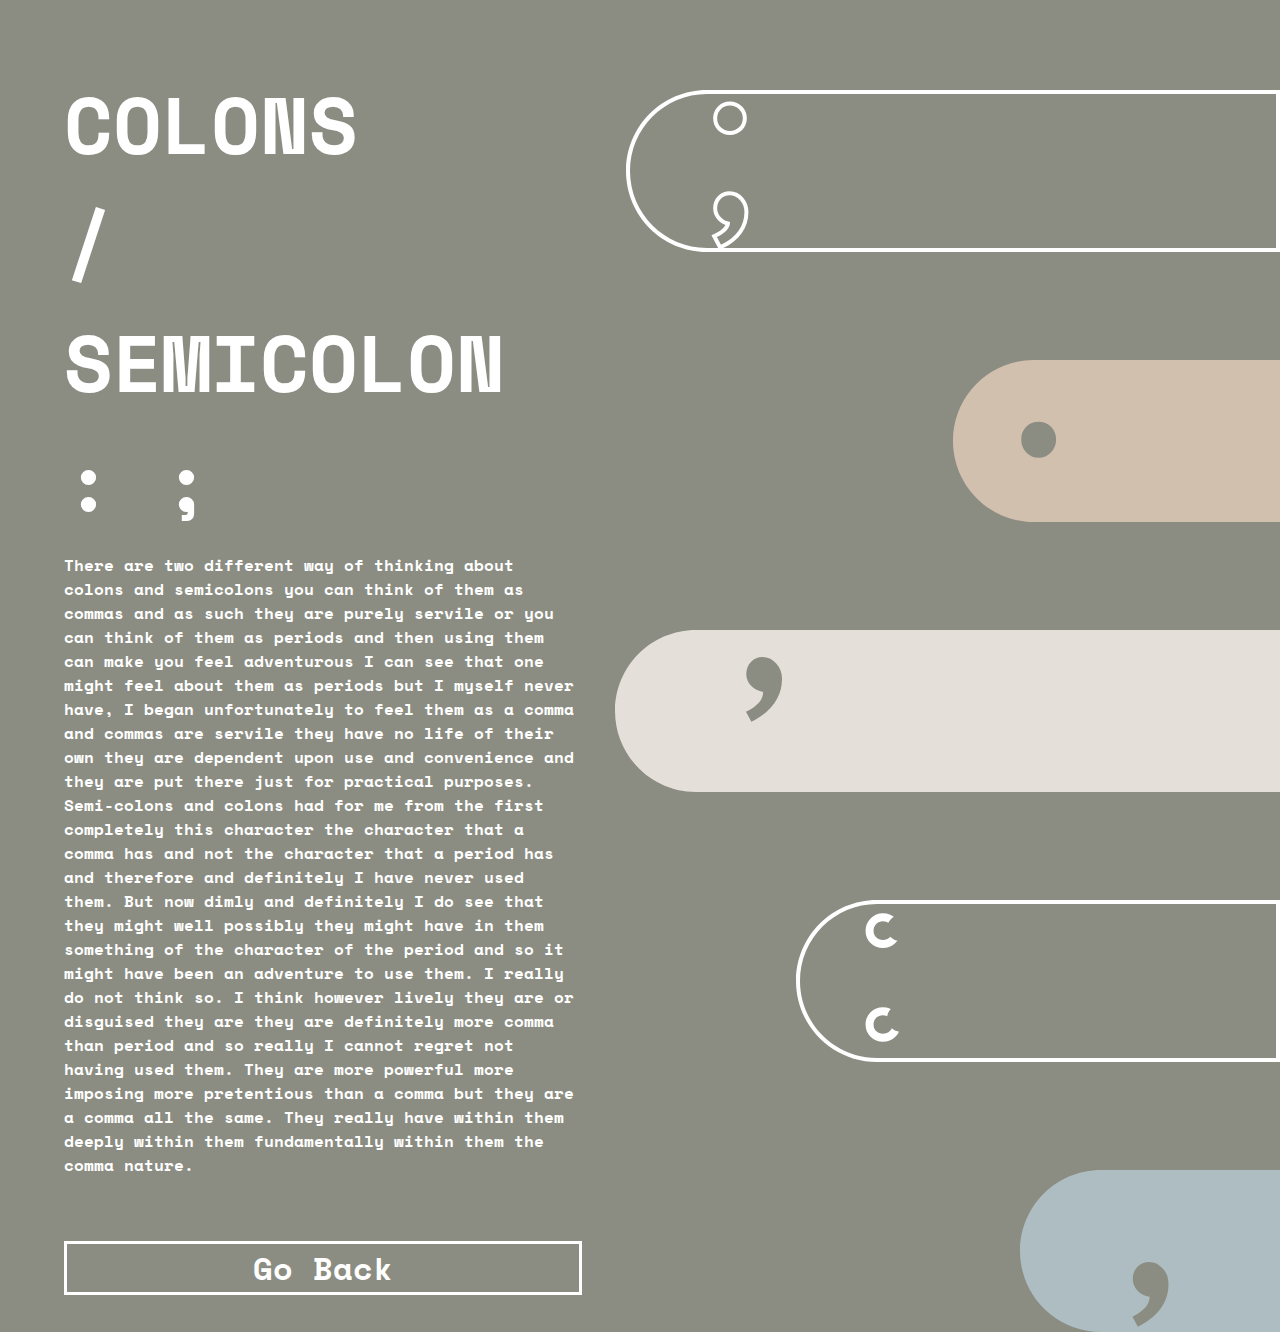
<file: semicolon.html>
<html lang="en">
<head>
    <meta charset="utf-8">
    <meta name="viewport" content="width=device-width, initial-scale=1.0" />
    <title>On Punctuation: Colons and Semicolons</title>
    <meta name="description" content="Your description goes here">
    <meta name="author" content="Your Name">


   <!-- Link to your stylesheet -->
    <link rel="stylesheet" href="./semicolonstyle.css">

    <link rel="preconnect" href="https://fonts.gstatic.com"> 
<link href="https://fonts.googleapis.com/css2?family=Space+Mono&display=swap" rel="stylesheet">

</head>

<body>

<div class="text">
    <h1> COLONS<BR>/<BR> SEMICOLON<br>: ;</h1>
    <H2>There are two different way of thinking about colons and semicolons you can think of them as commas and as such they are purely servile or you can think of them as periods and then using them can make you feel adventurous I can see that one might feel about them as periods but I myself never have, I began unfortunately to feel them as a comma and commas are servile they have no life of their own they are dependent upon use and convenience and they are put there just for practical purposes. Semi-colons and colons had for me from the first completely this character the character that a comma has and not the character that a period has and therefore and definitely I have never used them. But now dimly and definitely I do see that they might well possibly they might have in them something of the character of the period and so it might have been an adventure to use them. I really do not think so. I think however lively they are or disguised they are they are definitely more comma than period and so really I cannot regret not having used them. They are more powerful more imposing more pretentious than a comma but they are a comma all the same. They really have within them deeply within them fundamentally within them the comma nature. 
        </H2>

        <h3> <a href="index.html">Go Back</a></h3>

    
    </div>


    <Div class="shapes">
        
        
        <a href="interesting.html"><div class="shape1">
            <svg width="654" height="162" viewBox="0 0 654 162" fill="none" xmlns="http://www.w3.org/2000/svg">
                <mask id="path-1-inside-1" fill="white">
                <path fill-rule="evenodd" clip-rule="evenodd" d="M0 81C0 125.735 36.2649 162 81 162L654 162V6.83296e-06L81 0C36.2649 -5.3346e-07 0 36.2649 0 81ZM113.066 19.2148C110.56 16.7083 107.48 15.4551 103.828 15.4551C100.247 15.4551 97.2396 16.7083 94.8047 19.2148C92.3698 21.6497 91.1523 24.6576 91.1523 28.2383C91.1523 31.819 92.3698 34.8626 94.8047 37.3691C97.2396 39.804 100.247 41.0215 103.828 41.0215C107.48 41.0215 110.56 39.804 113.066 37.3691C115.573 34.9342 116.826 31.8906 116.826 28.2383C116.826 24.6576 115.573 21.6497 113.066 19.2148ZM94.8047 127.281C97.2396 129.931 100.319 131.471 104.043 131.9C104.043 137.701 99.6745 142.75 90.9375 147.047L95.0195 154.781C110.632 146.904 118.438 135.947 118.438 121.91C118.438 117.327 116.969 113.424 114.033 110.201C111.097 106.907 107.624 105.26 103.613 105.26C100.033 105.26 97.0605 106.513 94.6973 109.02C92.334 111.526 91.1523 114.605 91.1523 118.258C91.1523 121.624 92.3698 124.632 94.8047 127.281Z"/>
                </mask>
                <path d="M81 162L81 158H81V162ZM654 162L654 166L658 166V162H654ZM654 6.83296e-06H658V-3.99999L654 -3.99999L654 6.83296e-06ZM81 0L81 4L81 0ZM113.066 19.2148L110.238 22.0433L110.258 22.0638L110.279 22.084L113.066 19.2148ZM94.8047 19.2148L97.6331 22.0433L97.6536 22.0228L97.6738 22.002L94.8047 19.2148ZM94.8047 37.3691L91.9356 40.1563L91.9558 40.1771L91.9763 40.1976L94.8047 37.3691ZM104.043 131.9H108.043V128.335L104.501 127.927L104.043 131.9ZM94.8047 127.281L91.8594 129.988L91.8594 129.988L94.8047 127.281ZM90.9375 147.047L89.1722 143.457L85.4788 145.274L87.4 148.914L90.9375 147.047ZM95.0195 154.781L91.482 156.648L93.3151 160.122L96.8215 158.352L95.0195 154.781ZM114.033 110.201L111.047 112.863L111.062 112.879L111.076 112.895L114.033 110.201ZM81 158C38.4741 158 4 123.526 4 81H-4C-4 127.944 34.0558 166 81 166V158ZM654 158L81 158L81 166L654 166L654 158ZM650 6.83296e-06V162H658V6.83296e-06H650ZM81 4L654 4.00001L654 -3.99999L81 -4L81 4ZM4 81C4 38.4741 38.4741 4 81 4L81 -4C34.0558 -4 -4 34.0558 -4 81H4ZM103.828 19.4551C106.456 19.4551 108.507 20.312 110.238 22.0433L115.895 16.3864C112.613 13.1047 108.505 11.4551 103.828 11.4551V19.4551ZM97.6738 22.002C99.3348 20.2921 101.298 19.4551 103.828 19.4551V11.4551C99.1965 11.4551 95.1443 13.1246 91.9356 16.4277L97.6738 22.002ZM95.1523 28.2383C95.1523 25.6712 95.9811 23.6953 97.6331 22.0433L91.9763 16.3864C88.7585 19.6042 87.1523 23.6439 87.1523 28.2383H95.1523ZM97.6738 34.582C95.9838 32.8423 95.1523 30.8069 95.1523 28.2383H87.1523C87.1523 32.8312 88.7557 36.8829 91.9356 40.1563L97.6738 34.582ZM103.828 37.0215C101.261 37.0215 99.2851 36.1927 97.6331 34.5407L91.9763 40.1976C95.194 43.4153 99.2337 45.0215 103.828 45.0215V37.0215ZM110.279 34.5C108.556 36.1742 106.492 37.0215 103.828 37.0215V45.0215C108.469 45.0215 112.564 43.4339 115.854 40.2383L110.279 34.5ZM112.826 28.2383C112.826 30.8643 111.972 32.8556 110.279 34.5L115.854 40.2383C119.174 37.0129 120.826 32.9169 120.826 28.2383H112.826ZM110.279 22.084C111.989 23.745 112.826 25.7085 112.826 28.2383H120.826C120.826 23.6066 119.157 19.5545 115.854 16.3457L110.279 22.084ZM104.501 127.927C101.688 127.602 99.506 126.486 97.75 124.575L91.8594 129.988C94.9732 133.376 98.9497 135.339 103.584 135.874L104.501 127.927ZM92.7028 150.636C101.819 146.153 108.043 140.081 108.043 131.9H100.043C100.043 135.321 97.5299 139.347 89.1722 143.457L92.7028 150.636ZM98.5571 152.914L94.475 145.18L87.4 148.914L91.482 156.648L98.5571 152.914ZM114.438 121.91C114.438 134.039 107.878 143.813 93.2176 151.21L96.8215 158.352C113.385 149.995 122.438 137.854 122.438 121.91H114.438ZM111.076 112.895C113.305 115.341 114.438 118.267 114.438 121.91H122.438C122.438 116.386 120.634 111.507 116.99 107.507L111.076 112.895ZM103.613 109.26C106.361 109.26 108.785 110.324 111.047 112.863L117.019 107.54C113.409 103.49 108.887 101.26 103.613 101.26V109.26ZM97.6076 111.764C99.1822 110.094 101.085 109.26 103.613 109.26V101.26C98.9798 101.26 94.9389 102.932 91.7869 106.275L97.6076 111.764ZM95.1523 118.258C95.1523 115.558 95.9892 113.48 97.6076 111.764L91.7869 106.275C88.6788 109.572 87.1523 113.653 87.1523 118.258H95.1523ZM97.75 124.575C95.9421 122.607 95.1523 120.548 95.1523 118.258H87.1523C87.1523 122.699 88.7975 126.656 91.8594 129.988L97.75 124.575Z" fill="white" mask="url(#path-1-inside-1)"/>
                </svg>
                
                </svg>
                
       </div></a>


       <a href="period.html"><div class="shape2"> <svg width="327" height="162" viewBox="0 0 327 162" fill="none" xmlns="http://www.w3.org/2000/svg">
        <path fill-rule="evenodd" clip-rule="evenodd" d="M0 81C0 125.735 36.2649 162 81 162H327V3.89944e-06L81 0C36.2649 0 0 36.2649 0 81ZM98.0469 66.8594C94.6719 63.4844 90.5 61.7969 85.5312 61.7969C80.6562 61.7969 76.5312 63.4844 73.1562 66.8594C69.875 70.1406 68.2344 74.3125 68.2344 79.375C68.2344 84.4375 69.9219 88.7969 73.2969 92.4531C76.6719 96.0156 80.75 97.7969 85.5312 97.7969C90.4062 97.7969 94.5312 96.0156 97.9062 92.4531C101.375 88.7969 103.109 84.4375 103.109 79.375C103.109 74.4062 101.422 70.2344 98.0469 66.8594Z" fill="#D2C0AF"/>
        </svg>
        
    </div></a>

   <a href="posession.html"><div class="shape3">
       <svg width="665" height="162" viewBox="0 0 665 162" fill="none" xmlns="http://www.w3.org/2000/svg">
           <path fill-rule="evenodd" clip-rule="evenodd" d="M0 81C0 125.735 36.2649 162 81 162L665 162V6.96413e-06L81 0C36.2649 -5.3346e-07 0 36.2649 0 81ZM136.062 55.8281C139.25 59.2969 143.281 61.3125 148.156 61.875C148.156 69.4688 142.438 76.0781 131 81.7031L136.344 91.8281C156.781 81.5156 167 67.1719 167 48.7969C167 42.7969 165.078 37.6875 161.234 33.4688C157.391 29.1563 152.844 27 147.594 27C142.906 27 139.016 28.6406 135.922 31.9219C132.828 35.2031 131.281 39.2344 131.281 44.0156C131.281 48.4219 132.875 52.3594 136.062 55.8281Z" fill="#E4DFD9"/>
           </svg>
           
           </svg>
           
   </div></a>



   <a href="semicolon.html"><div class="shape4">
    <svg width="484" height="162" viewBox="0 0 484 162" fill="none" xmlns="http://www.w3.org/2000/svg">
        <mask id="path-1-inside-1" fill="white">
        <path fill-rule="evenodd" clip-rule="evenodd" d="M0 81C0 125.735 36.2649 162 81 162H484V2.79141e-06L81 -2.01432e-06C36.2649 -2.54778e-06 0 36.2649 0 81ZM96.5801 21.2246C93.9596 18.6042 90.7402 17.2939 86.9219 17.2939C83.1784 17.2939 79.9964 18.6042 77.376 21.2246C74.8304 23.7702 73.5576 26.9147 73.5576 30.6582C73.5576 34.4017 74.8304 37.5837 77.376 40.2041C79.9964 42.7497 83.1784 44.0225 86.9219 44.0225C90.7402 44.0225 93.9596 42.7497 96.5801 40.2041C99.2005 37.5837 100.511 34.4017 100.511 30.6582C100.511 26.9147 99.2005 23.7702 96.5801 21.2246ZM96.5801 114.999C93.9596 112.453 90.7402 111.181 86.9219 111.181C83.1784 111.181 79.9964 112.453 77.376 114.999C74.8304 117.545 73.5576 120.727 73.5576 124.545C73.5576 128.288 74.8304 131.433 77.376 133.979C79.9964 136.524 83.1784 137.797 86.9219 137.797C90.7402 137.797 93.9596 136.524 96.5801 133.979C99.2005 131.433 100.511 128.288 100.511 124.545C100.511 120.727 99.2005 117.545 96.5801 114.999Z"/>
        </mask>
        <path d="M484 162V166H488V162H484ZM484 2.79141e-06H488V-4H484V2.79141e-06ZM81 -2.01432e-06V4V-2.01432e-06ZM96.5801 21.2246L93.7517 24.053L93.7721 24.0735L93.7929 24.0937L96.5801 21.2246ZM77.376 21.2246L74.5476 18.3962L74.5475 18.3962L77.376 21.2246ZM77.376 40.2041L74.5069 42.9912L74.5472 43.0328L74.5888 43.0732L77.376 40.2041ZM96.5801 40.2041L99.3672 43.0732L99.388 43.053L99.4085 43.0325L96.5801 40.2041ZM77.376 114.999L74.5888 112.13L74.568 112.15L74.5475 112.171L77.376 114.999ZM77.376 133.979L74.5475 136.807L74.568 136.827L74.5888 136.848L77.376 133.979ZM81 158C38.4741 158 4 123.526 4 81H-4C-4 127.944 34.0558 166 81 166V158ZM484 158H81V166H484V158ZM480 2.79141e-06V162H488V2.79141e-06H480ZM81 4L484 4V-4L81 -4V4ZM4 81C4 38.4741 38.4741 4 81 4V-4C34.0558 -4 -4 34.0558 -4 81H4ZM86.9219 21.2939C89.7154 21.2939 91.9064 22.2078 93.7517 24.053L99.4085 18.3962C96.0128 15.0005 91.7651 13.2939 86.9219 13.2939V21.2939ZM80.2044 24.053C82.0662 22.1913 84.2271 21.2939 86.9219 21.2939V13.2939C82.1296 13.2939 77.9267 15.0171 74.5476 18.3962L80.2044 24.053ZM77.5576 30.6582C77.5576 27.9284 78.4417 25.8157 80.2044 24.053L74.5475 18.3962C71.2191 21.7246 69.5576 25.901 69.5576 30.6582H77.5576ZM80.2451 37.417C78.4445 35.5634 77.5576 33.3895 77.5576 30.6582H69.5576C69.5576 35.4138 71.2164 39.604 74.5069 42.9912L80.2451 37.417ZM86.9219 40.0225C84.1905 40.0225 82.0167 39.1356 80.1631 37.335L74.5888 43.0732C77.9761 46.3637 82.1662 48.0225 86.9219 48.0225V40.0225ZM93.7929 37.335C91.9556 39.1198 89.7516 40.0225 86.9219 40.0225V48.0225C91.7289 48.0225 95.9636 46.3796 99.3672 43.0732L93.7929 37.335ZM96.5107 30.6582C96.5107 33.3529 95.6134 35.5139 93.7517 37.3757L99.4085 43.0325C102.788 39.6534 104.511 35.4504 104.511 30.6582H96.5107ZM93.7929 24.0937C95.6168 25.8654 96.5107 27.9657 96.5107 30.6582H104.511C104.511 25.8638 102.784 21.6749 99.3672 18.3555L93.7929 24.0937ZM86.9219 115.181C89.7516 115.181 91.9556 116.083 93.7929 117.868L99.3672 112.13C95.9636 108.824 91.7289 107.181 86.9219 107.181V115.181ZM80.1631 117.868C82.0167 116.067 84.1905 115.181 86.9219 115.181V107.181C82.1662 107.181 77.9761 108.839 74.5888 112.13L80.1631 117.868ZM77.5576 124.545C77.5576 121.716 78.458 119.574 80.2044 117.827L74.5475 112.171C71.2028 115.515 69.5576 119.737 69.5576 124.545H77.5576ZM80.2044 131.15C78.4417 129.387 77.5576 127.275 77.5576 124.545H69.5576C69.5576 129.302 71.2191 133.479 74.5475 136.807L80.2044 131.15ZM86.9219 133.797C84.1905 133.797 82.0167 132.91 80.1631 131.109L74.5888 136.848C77.9761 140.138 82.1662 141.797 86.9219 141.797V133.797ZM93.7929 131.109C91.9556 132.894 89.7516 133.797 86.9219 133.797V141.797C91.7289 141.797 95.9636 140.154 99.3672 136.848L93.7929 131.109ZM96.5107 124.545C96.5107 127.237 95.6168 129.338 93.7929 131.109L99.3672 136.848C102.784 133.528 104.511 129.339 104.511 124.545H96.5107ZM93.7929 117.868C95.5997 119.623 96.5107 121.753 96.5107 124.545H104.511C104.511 119.7 102.801 115.466 99.3672 112.13L93.7929 117.868Z" fill="white" mask="url(#path-1-inside-1)"/>
        </svg>
           
   </div> </a>
   
   <a href="comma.html"><div class="shape5">
       <svg width="260" height="162" viewBox="0 0 260 162" fill="none" xmlns="http://www.w3.org/2000/svg">
           <path fill-rule="evenodd" clip-rule="evenodd" d="M0 81C0 125.735 36.2649 162 81 162H260V0H81C36.2649 0 0 36.265 0 81ZM117.562 120.75C120.75 124.219 124.781 126.234 129.656 126.797C129.656 134.391 123.938 141 112.5 146.625L117.844 156.75C138.281 146.438 148.5 132.094 148.5 113.719C148.5 107.719 146.578 102.609 142.734 98.3906C138.891 94.0781 134.344 91.9219 129.094 91.9219C124.406 91.9219 120.516 93.5625 117.422 96.8438C114.328 100.125 112.781 104.156 112.781 108.938C112.781 113.344 114.375 117.281 117.562 120.75Z" fill="#AEBDC1"/>
           </svg>      
   </div></a>
    </Div>
       

</body>

</html>
</file>
<file: style.css>
body {
  font-family: 'Space Mono', monospace;
margin: 0;
background: #e4dfd9;
}

  h1 {
    color: white;
    font-size:6rem;
    width: 80%;
    padding:1rem;
    margin: 0 auto;
    text-align: center;
    max-width: 100%;
    Justify-content: center;
  align-items: center;
  margin-top: 5%;
  transition: transform .2s;
  }

  h1:hover{
    transform: scale(1.2);
  }

  h2 {
    color: white;
    font-size:2rem;
    width: 60%;
    padding:1rem;
    margin: 0 auto;
    text-align: center;
    max-width: 100%;
    Justify-content: center;
  align-items: center;
  margin-top: 1%;
  }

  h3 {
    color: white;
    font-size:2rem;
    width: 60%;
    border: solid white;
    padding:0rem;
    margin: 0 auto;
    text-align:center;
    max-width: 100%;
    Justify-content: center;
    align-items:center;
    margin-top: 2%;
    z-index: 3;
    }

    h3:hover{
    font-size:3rem;
    }

  hr {
    border: 1px solid white;
  }
  
  .interesting {
    color: #bb8979;
    font-size:2rem;

  }

  .interesting:hover {
    color: #bb8979;
    font-size:3rem;
  }

  .not {
    color: #aebdc1; 
  }

  .not:hover {
    color: #aebdc1;
    font-size:3rem;
  }

  a:link {
    text-decoration: none;
  }

 

  @media only screen and (max-width:48rem) {

    body{
      flex-direction: column;
      justify-content: center;
    
    }
  
      h1 {
          font-size:3rem;
          text-align: center;
          
          max-width:100%;
      }
  
      h2{
        width: 90%;
        max-width:100%;
      }
      
  }
</file>
<file: commastyle.css>
body {
    font-family: 'Space Mono', monospace;
  margin: 0;
  background: #aebdc1;
  display: flex;
  flex-direction: row;
  justify-content: center;
  }

  a:link{
      color:white;
      text-decoration: none;
  }

  a:hover{
      color:white;
  }

  a:visited{
      color:white;
  }

  h1 {
    color: white;
    font-size:5rem;
    width: 80%;
    padding:0rem;
    margin: 0 auto;
    text-align: left;
    max-width: 100%;
    Justify-content: center;
  align-items: center;
  margin-top: 5%;
  margin-left: 5%;
  z-index:3;
  transition: transform .2s;
}

h1:hover{
  transform: scale(1.1);
}
  

  h2 {
    color: white;
    font-size:1rem;
    width: 40%;
    padding:0rem;
    margin: 0 auto;
    text-align: left;
    max-width: 100%;
    Justify-content: center;
    margin-top: 1%;
    margin-left: 5%;
    z-index: 3;
  }

  h3 {
    color: white;
    font-size:2rem;
    width: 40%;
    border: solid white;
    padding:0rem;
    margin: 0 auto;
    text-align:center;
    max-width: 100%;
    Justify-content: center;
    margin-top: 5%;
    margin-left: 5%;
    z-index: 3;
    }

    h3:hover{
    font-size:3rem;
    }

   

  .shapes{
      display: flex;
      flex-direction:column;
      justify-content: right;
      justify-items: right;
      z-index:1;
      justify-content: center;
  align-items: center;
  text-align:center;
  }

  .shape1{
    position:absolute;
    right:0;
    top:10%;
    margin-bottom:1%;
    z-index: 1;
    max-width:100%;
    text-align:center;
  }
  
  .shape1:hover svg path {
    fill: white;
    transition: all .25s;
  }
  
    .shape2{
      position:absolute;
      right:0;
      top:40%;
      margin-bottom:1%;
      z-index: -1;
      max-width:100%;
      text-align:center;
    }
  
    .shape2:hover svg path {
      fill: white;
      transition: all .25s;
    }
  
    .shape3{
      position:absolute;
      right:0;
      top:70%;
      margin-bottom:1%;
        z-index: -1;
        max-width:100%;
    }
  
    .shape3:hover svg path {
      fill: white;
      transition: all .25s;
    }
  
    .shape4{
      position:absolute;
      right:0;
      top:100%;
      margin-bottom:1%;
        z-index: -1;
        max-width:100%;
    }
  
    .shape4:hover svg path {
      fill: white;
      transition: all .25s;
    }
  
    .shape5{
      position:absolute;
      right:0;
      top:130%;
      margin-bottom:1%;
        z-index: -1;
        max-width:100%;
    }
  
    .shape5:hover svg path {
      fill: white;
      transition: all .25s;
    }
    

 

  /*.punctuation{
    display: flex;
      flex-direction:column;
      justify-content: right;
      justify-items: right;
      z-index:2;
      color: white;
    font-size:7rem;
  }*/




@media only screen and (max-width:48rem) {

  body{
    background:#aebdc1;;
    flex-direction: column;
    justify-content: center;
  
  }

  .shape1 {
    position: relative;
  }

  .shape2 {
    position: relative;
  }

  .shape3 {
    position: relative;
  }

  .shape4 {
    position: relative;
  }

  .shape5 {
    position: relative;
  }


  
 .shape1 svg {
   width: 100%;
  }

  .shape2 svg {
    width: 100%;
   }

   .shape3 svg {
    width: 100%;
   }

   .shap4 svg {
    width: 100%;
   }
   .shape5 svg {
    width: 100%;
   }

  

    h1 {
        font-size:3.7rem;
        text-align: center;
        color:white;
        max-width:100%;
    }

    h2{
      width: 90%;
      max-width:100%;
    }
    
}
</file>
<file: exclamationstyle.css>
body {
    font-family: 'Space Mono', monospace;
  margin: 0;
  background: #E4DFd9;
  display: flex;
  flex-direction: row;
  justify-content: center;
  }

  a:link{
      color:white;
      text-decoration: none;
  }

  a:hover{
      color:white;
  }

  a:visited{
      color:white;
  }

  h1 {
    color: white;
    font-size:5rem;
    width: 80%;
    padding:0rem;
    margin: 0 auto;
    text-align: left;
    max-width: 100%;
    Justify-content: center;
  align-items: center;
  margin-top: 5%;
  margin-left: 5%;
  z-index:2;
  transition: transform .2s;
  }

  h1:hover{
    transform: scale(1.1);
  }

  h2 {
    color: white;
    font-size:1rem;
    width: 40%;
    padding:0rem;
    margin: 0 auto;
    text-align: left;
    max-width: 100%;
    Justify-content: center;
    margin-top: 1%;
    margin-left: 5%;
    z-index: 2;
  }

  h3 {
    color: white;
    font-size:2rem;
    width: 40%;
    border: solid white;
    padding:0rem;
    margin: 0 auto;
    text-align:center;
    max-width: 100%;
    Justify-content: center;
    margin-top: 5%;
    margin-left: 5%;
    z-index: 2;
    }

    h3:hover{
    font-size:3rem;
    }

    .shapes{
        display: flex;
        flex-direction:column;
        justify-content: right;
        justify-items: right;
        z-index:1;
        justify-content: center;
    align-items: center;
    text-align:center;
    }
  
    .shape1{
    position:absolute;
    right:0;
    top:10%;
    margin-bottom:1%;
    z-index: 1;
    max-width:100%;
    text-align:center;
  }
  
  .shape1:hover svg path {
    fill: white;
    transition: all .25s;
  }
  
    .shape2{
      position:absolute;
      right:0;
      top:40%;
      margin-bottom:1%;
      z-index: -1;
      max-width:100%;
      text-align:center;
    }
  
    .shape2:hover svg path {
      fill: white;
      transition: all .25s;
    }
  
    .shape3{
      position:absolute;
      right:0;
      top:70%;
      margin-bottom:1%;
        z-index: -1;
        max-width:100%;
    }
  
    .shape3:hover svg path {
      fill: white;
      transition: all .25s;
    }
  
    
@media only screen and (max-width:48rem) {

  body{
    
    flex-direction: column;
    justify-content: center;
  
  }

  .shape1 {
    position: relative;
  }

  .shape2 {
    position: relative;
  }

  .shape3 {
    position: relative;
  }

  .shape4 {
    position: relative;
  }

  .shape5 {
    position: relative;
  }


  
 .shape1 svg {
   width: 100%;
  }

  .shape2 svg {
    width: 100%;
   }

   .shape3 svg {
    width: 100%;
   }

   .shap4 svg {
    width: 100%;
   }
   .shape5 svg {
    width: 100%;
   }

  

    h1 {
        font-size:3.7rem;
        text-align: center;
    
        max-width:100%;
    }

    h2{
      width: 90%;
      max-width:100%;
    }
    
}
</file>
<file: interestingstyle.css>
body {
    font-family: 'Space Mono', monospace;
  margin: 0;
  background: #bb8979;
  display: flex;
  flex-direction: row;
  justify-content: center;
  }

  a:link{
      color:white;
      text-decoration: none;
  }

  a:hover{
      color:white;
  }

  a:visited{
      color:white;
  }

  h1 {
    color: white;
    font-size:5rem;
    width: 80%;
    padding:0rem;
    margin: 0 auto;
    text-align: left;
    max-width: 100%;
    Justify-content: center;
  align-items: center;
  margin-top: 5%;
  margin-left: 5%;
  z-index:3;
  transition: transform .2s;
  }

  h1:hover{
    transform: scale(1.1);
  }

  

  h2 {
    color: white;
    font-size:1rem;
    width: 40%;
    padding:0rem;
    margin: 0 auto;
    text-align: left;
    max-width: 100%;
    Justify-content: center;
    margin-top: 1%;
    margin-left: 5%;
    z-index: 3;
  }

  h3 {
    color: white;
    font-size:2rem;
    width: 40%;
    border: solid white;
    padding:0rem;
    margin: 0 auto;
    text-align:center;
    max-width: 100%;
    Justify-content: center;
    margin-top: 5%;
    margin-left: 5%;
    z-index: 3;
    }

    h3:hover{
    font-size:3rem;
    }

   

  .shapes{
      display: flex;
      flex-direction:column;
      justify-content: right;
      justify-items: right;
      z-index:1;
      justify-content: center;
  align-items: center;
  text-align:center;
  }

  .shape1{
  position:absolute;
  right:0;
  top:10%;
  margin-bottom:1%;
  z-index: 1;
  max-width:100%;
  text-align:center;
}

.shape1:hover svg path {
  fill: white;
  transition: all .25s;
}

  .shape2{
    position:absolute;
    right:0;
    top:40%;
    margin-bottom:1%;
    z-index: -1;
    max-width:100%;
    text-align:center;
  }

  .shape2:hover svg path {
    fill: white;
    transition: all .25s;
  }

  .shape3{
    position:absolute;
    right:0;
    top:70%;
    margin-bottom:1%;
      z-index: -1;
      max-width:100%;
  }

  .shape3:hover svg path {
    fill: white;
    transition: all .25s;
  }

  .shape4{
    position:absolute;
    right:0;
    top:100%;
    margin-bottom:1%;
      z-index: -1;
      max-width:100%;
  }

  .shape4:hover svg path {
    fill: white;
    transition: all .25s;
  }

  .shape5{
    position:absolute;
    right:0;
    top:130%;
    margin-bottom:1%;
      z-index: -1;
      max-width:100%;
  }

  .shape5:hover svg path {
    fill: white;
    transition: all .25s;
  }
    

 


@media only screen and (max-width:48rem) {

  body{
    
    flex-direction: column;
    justify-content: center;
  
  }

  .shape1 {
    position: relative;
  }

  .shape2 {
    position: relative;
  }

  .shape3 {
    position: relative;
  }

  .shape4 {
    position: relative;
  }

  .shape5 {
    position: relative;
  }


  
 .shape1 svg {
   width: 100%;
  }

  .shape2 svg {
    width: 100%;
   }

   .shape3 svg {
    width: 100%;
   }

   .shap4 svg {
    width: 100%;
   }
   .shape5 svg {
    width: 100%;
   }

  

    h1 {
        font-size:3.7rem;
        text-align: center;
        
        max-width:100%;
    }

    h2{
      width: 90%;
      max-width:100%;
    }
    
}
</file>
<file: notinterestingstyle.css>
body {
    font-family: 'Space Mono', monospace;
  margin: 0;
  background: #aebdc1;
  display: flex;
  flex-direction: row;
  justify-content: center;
  }

  a:link{
      color:white;
      text-decoration: none;
  }

  a:hover{
      color:white;
  }

  a:visited{
      color:white;
  }

  h1 {
    color: white;
    font-size:5rem;
    width: 80%;
    padding:0rem;
    margin: 0 auto;
    text-align: left;
    max-width: 100%;
    Justify-content: center;
  align-items: center;
  margin-top: 5%;
  margin-left: 5%;
  z-index:2;
  transition: transform .2s;
  }

  h1:hover{
    transform: scale(1.1);
  }

  h2 {
    color: white;
    font-size:1rem;
    width: 40%;
    padding:0rem;
    margin: 0 auto;
    text-align: left;
    max-width: 100%;
    Justify-content: center;
    margin-top: 1%;
    margin-left: 5%;
    z-index: 2;
  }

  h3 {
    color: white;
    font-size:2rem;
    width: 40%;
    border: solid white;
    padding:0rem;
    margin: 0 auto;
    text-align:center;
    max-width: 100%;
    Justify-content: center;
    margin-top: 5%;
    margin-left: 5%;
    z-index: 2;
    }

    h3:hover{
    font-size:3rem;
    }

  
    .shapes{
      display: flex;
      flex-direction:column;
      justify-content: right;
      justify-items: right;
      z-index:1;
      justify-content: center;
  align-items: center;
  text-align:center;
  }

  .shape1{
  position:absolute;
  right:0;
  top:10%;
  margin-bottom:1%;
  z-index: 1;
  max-width:100%;
  text-align:center;
}

.shape1:hover svg path {
  fill: white;
  transition: all .25s;
}

  .shape2{
    position:absolute;
    right:0;
    top:40%;
    margin-bottom:1%;
    z-index: -1;
    max-width:100%;
    text-align:center;
  }

  .shape2:hover svg path {
    fill: white;
    transition: all .25s;
  }

  .shape3{
    position:absolute;
    right:0;
    top:70%;
    margin-bottom:1%;
      z-index: -1;
      max-width:100%;
  }

  .shape3:hover svg path {
    fill: white;
    transition: all .25s;
  }


    
@media only screen and (max-width:48rem) {

  body{
    
    flex-direction: column;
    justify-content: center;
  
  }

  .shape1 {
    position: relative;
  }

  .shape2 {
    position: relative;
  }

  .shape3 {
    position: relative;
  }

  .shape4 {
    position: relative;
  }

  .shape5 {
    position: relative;
  }


  
 .shape1 svg {
   width: 100%;
  }

  .shape2 svg {
    width: 100%;
   }

   .shape3 svg {
    width: 100%;
   }

   .shap4 svg {
    width: 100%;
   }
   .shape5 svg {
    width: 100%;
   }

  

    h1 {
        font-size:3.7rem;
        text-align: center;
       
        max-width:100%;
    }

    h2{
      width: 90%;
      max-width:100%;
    }
    
}
</file>
<file: periodstyle.css>
body {
    font-family: 'Space Mono', monospace;
  margin: 0;
  background: #d2c0af;
  display: flex;
  flex-direction: row;
  justify-content: center;
  }

  a:link{
      color:white;
      text-decoration: none;
  }

  a:hover{
      color:white;
  }

  a:visited{
      color:white;
  }

  h1 {
    color: white;
    font-size:5rem;
    width: 80%;
    padding:0rem;
    margin: 0 auto;
    text-align: left;
    max-width: 100%;
    Justify-content: center;
  align-items: center;
  margin-top: 5%;
  margin-left: 5%;
  z-index:3;
  transition: transform .2s;
  }

  h1:hover{
    transform: scale(1.1);
  }

  

  h2 {
    color: white;
    font-size:1rem;
    width: 40%;
    padding:0rem;
    margin: 0 auto;
    text-align: left;
    max-width: 100%;
    Justify-content: center;
    margin-top: 1%;
    margin-left: 5%;
    z-index: 3;
  }

  h3 {
    color: white;
    font-size:2rem;
    width: 40%;
    border: solid white;
    padding:0rem;
    margin: 0 auto;
    text-align:center;
    max-width: 100%;
    Justify-content: center;
    margin-top: 5%;
    margin-left: 5%;
    z-index: 3;
    }

    h3:hover{
    font-size:3rem;
    }

   

  .shapes{
      display: flex;
      flex-direction:column;
      justify-content: right;
      justify-items: right;
      z-index:1;
      justify-content: center;
  align-items: center;
  text-align:center;
  }

  .shape1{
    position:absolute;
    right:0;
    top:10%;
    margin-bottom:1%;
    z-index: 1;
    max-width:100%;
    text-align:center;
  }
  
  .shape1:hover svg path {
    fill: white;
    transition: all .25s;
  }
  
    .shape2{
      position:absolute;
      right:0;
      top:40%;
      margin-bottom:1%;
      z-index: -1;
      max-width:100%;
      text-align:center;
    }
  
    .shape2:hover svg path {
      fill: white;
      transition: all .25s;
    }
  
    .shape3{
      position:absolute;
      right:0;
      top:70%;
      margin-bottom:1%;
        z-index: -1;
        max-width:100%;
    }
  
    .shape3:hover svg path {
      fill: white;
      transition: all .25s;
    }
  
    .shape4{
      position:absolute;
      right:0;
      top:100%;
      margin-bottom:1%;
        z-index: -1;
        max-width:100%;
    }
  
    .shape4:hover svg path {
      fill: white;
      transition: all .25s;
    }
  
    .shape5{
      position:absolute;
      right:0;
      top:130%;
      margin-bottom:1%;
        z-index: -1;
        max-width:100%;
    }
  
    .shape5:hover svg path {
      fill: white;
      transition: all .25s;
    }
    

 

  /*.punctuation{
    display: flex;
      flex-direction:column;
      justify-content: right;
      justify-items: right;
      z-index:2;
      color: white;
    font-size:7rem;
  }*/




@media only screen and (max-width:48rem) {

  body{
    background:#d2c0af;
    flex-direction: column;
    justify-content: center;
  
  }

  .shape1 {
    position: relative;
  }

  .shape2 {
    position: relative;
  }

  .shape3 {
    position: relative;
  }

  .shape4 {
    position: relative;
  }

  .shape5 {
    position: relative;
  }


  
 .shape1 svg {
   width: 100%;
  }

  .shape2 svg {
    width: 100%;
   }

   .shape3 svg {
    width: 100%;
   }

   .shap4 svg {
    width: 100%;
   }
   .shape5 svg {
    width: 100%;
   }

  

    h1 {
        font-size:3.7rem;
        text-align: center;
        color:white;
        max-width:100%;
    }

    h2{
      width: 90%;
      max-width:100%;
    }
    
}
</file>
<file: posession.css>
body {
    font-family: 'Space Mono', monospace;
  margin: 0;
  background: #e4dfd9;
  display: flex;
  flex-direction: row;
  justify-content: center;
  }

  a:link{
      color:white;
      text-decoration: none;
  }

  a:hover{
      color:white;
  }

  a:visited{
      color:white;
  }

  h1 {
    color: white;
    font-size:5rem;
    width: 80%;
    padding:0rem;
    margin: 0 auto;
    text-align: left;
    max-width: 100%;
    Justify-content: center;
  align-items: center;
  margin-top: 5%;
  margin-left: 5%;
  z-index:3;
  transition: transform .2s;
  }

  h1:hover{
    transform: scale(1.1);
  }

  

  h2 {
    color: white;
    font-size:1rem;
    width: 40%;
    padding:0rem;
    margin: 0 auto;
    text-align: left;
    max-width: 100%;
    Justify-content: center;
    margin-top: 1%;
    margin-left: 5%;
    z-index: 3;
  }

  h3 {
    color: white;
    font-size:2rem;
    width: 40%;
    border: solid white;
    padding:0rem;
    margin: 0 auto;
    text-align:center;
    max-width: 100%;
    Justify-content: center;
    margin-top: 5%;
    margin-left: 5%;
    z-index: 3;
    }

    h3:hover{
    font-size:3rem;
    }

   

  .shapes{
      display: flex;
      flex-direction:column;
      justify-content: right;
      justify-items: right;
      z-index:1;
      justify-content: center;
  align-items: center;
  text-align:center;
  }

  .shape1{
    position:absolute;
    right:0;
    top:10%;
    margin-bottom:1%;
    z-index: 1;
    max-width:100%;
    text-align:center;
  }
  
  .shape1:hover svg path {
    fill: white;
    transition: all .25s;
  }
  
    .shape2{
      position:absolute;
      right:0;
      top:40%;
      margin-bottom:1%;
      z-index: -1;
      max-width:100%;
      text-align:center;
    }
  
    .shape2:hover svg path {
      fill: white;
      transition: all .25s;
    }
  
    .shape3{
      position:absolute;
      right:0;
      top:70%;
      margin-bottom:1%;
        z-index: -1;
        max-width:100%;
    }
  
    .shape3:hover svg path {
      fill: white;
      transition: all .25s;
    }
  
    .shape4{
      position:absolute;
      right:0;
      top:100%;
      margin-bottom:1%;
        z-index: -1;
        max-width:100%;
    }
  
    .shape4:hover svg path {
      fill: white;
      transition: all .25s;
    }
  
    .shape5{
      position:absolute;
      right:0;
      top:130%;
      margin-bottom:1%;
        z-index: -1;
        max-width:100%;
    }
  
    .shape5:hover svg path {
      fill: white;
      transition: all .25s;
    }
    

 

  /*.punctuation{
    display: flex;
      flex-direction:column;
      justify-content: right;
      justify-items: right;
      z-index:2;
      color: white;
    font-size:7rem;
  }*/




@media only screen and (max-width:48rem) {

  body{
  
    flex-direction: column;
    justify-content: center;
  
  }

  .shape1 {
    position: relative;
    justify-content: right;
  }

  .shape2 {
    position: relative;
    justify-content: right;
  }

  .shape3 {
    position: relative;
  }

  .shape4 {
    position: relative;
  }

  .shape5 {
    position: relative;
  }


  
 .shape1 svg {
   width: 100%;
  }

  .shape2 svg {
    width: 100%;
   }

   .shape3 svg {
    width: 100%;
   }

   .shap4 svg {
    width: 100%;
   }
   .shape5 svg {
    width: 100%;
   }

  

    h1 {
        font-size:3.7rem;
        text-align: center;
      
        max-width:100%;
    }

    h2{
      width: 90%;
      max-width:100%;
    }
    
}
</file>
<file: questionstyle.css>
body {
    font-family: 'Space Mono', monospace;
  margin: 0;
  background: #ba9082;
  display: flex;
  flex-direction: row;
  justify-content: center;
  }

  a:link{
      color:white;
      text-decoration: none;
  }

  a:hover{
      color:white;
  }

  a:visited{
      color:white;
  }

  h1 {
    color: white;
    font-size:5rem;
    width: 80%;
    padding:0rem;
    margin: 0 auto;
    text-align: left;
    max-width: 100%;
    Justify-content: center;
  align-items: center;
  margin-top: 5%;
  margin-left: 5%;
  z-index:2;
  transition: transform .2s;
  }

  h1:hover{
    transform: scale(1.1);
  }

  h2 {
    color: white;
    font-size:1rem;
    width: 40%;
    padding:0rem;
    margin: 0 auto;
    text-align: left;
    max-width: 100%;
    Justify-content: center;
    margin-top: 1%;
    margin-left: 5%;
    z-index: 2;
  }

  h3 {
    color: white;
    font-size:2rem;
    width: 40%;
    border: solid white;
    padding:0rem;
    margin: 0 auto;
    text-align:center;
    max-width: 100%;
    Justify-content: center;
    margin-top: 5%;
    margin-left: 5%;
    z-index: 2;
    }

    h3:hover{
    font-size:3rem;
    }

    .shapes{
      display: flex;
      flex-direction:column;
      justify-content: right;
      justify-items: right;
      z-index:1;
      justify-content: center;
  align-items: center;
  text-align:center;
  }

  .shape1{
  position:absolute;
  right:0;
  top:10%;
  margin-bottom:1%;
  z-index: 1;
  max-width:100%;
  text-align:center;
}

.shape1:hover svg path {
  fill: white;
  transition: all .25s;
}

  .shape2{
    position:absolute;
    right:0;
    top:40%;
    margin-bottom:1%;
    z-index: -1;
    max-width:100%;
    text-align:center;
  }

  .shape2:hover svg path {
    fill: white;
    transition: all .25s;
  }

  .shape3{
    position:absolute;
    right:0;
    top:70%;
    margin-bottom:1%;
      z-index: -1;
      max-width:100%;
  }

  .shape3:hover svg path {
    fill: white;
    transition: all .25s;
  }
  
    
@media only screen and (max-width:48rem) {

  body{
    
    flex-direction: column;
    justify-content: center;
  
  }

  .shape1 {
    position: relative;
  }

  .shape2 {
    position: relative;
  }

  .shape3 {
    position: relative;
  }

  .shape4 {
    position: relative;
  }

  .shape5 {
    position: relative;
  }


  
 .shape1 svg {
   width: 100%;
  }

  .shape2 svg {
    width: 100%;
   }

   .shape3 svg {
    width: 100%;
   }

   .shap4 svg {
    width: 100%;
   }
   .shape5 svg {
    width: 100%;
   }

  

    h1 {
        font-size:3.7rem;
        text-align: center;
      
        max-width:100%;
    }

    h2{
      width: 90%;
      max-width:100%;
    }
    
}
</file>
<file: quotesstyle.css>
body {
    font-family: 'Space Mono', monospace;
  margin: 0;
  background: #d2c0af;
  display: flex;
  flex-direction: row;
  justify-content: center;
  }

  a:link{
      color:white;
      text-decoration: none;
  }

  a:hover{
      color:white;
  }

  a:visited{
      color:white;
  }

  h1 {
    color: white;
    font-size:5rem;
    width: 80%;
    padding:0rem;
    margin: 0 auto;
    text-align: left;
    max-width: 100%;
    Justify-content: center;
  align-items: center;
  margin-top: 5%;
  margin-left: 5%;
  z-index:2;
  transition: transform .2s;
  }

  h1:hover{
    transform: scale(1.1);
  }

  h2 {
    color: white;
    font-size:1rem;
    width: 40%;
    padding:0rem;
    margin: 0 auto;
    text-align: left;
    max-width: 100%;
    Justify-content: center;
    margin-top: 1%;
    margin-left: 5%;
    z-index: 2;
  }

  h3 {
    color: white;
    font-size:2rem;
    width: 40%;
    border: solid white;
    padding:0rem;
    margin: 0 auto;
    text-align:center;
    max-width: 100%;
    Justify-content: center;
    margin-top: 5%;
    margin-left: 5%;
    z-index: 2;
    }

    h3:hover{
    font-size:3rem;
    }

  .shapes{
      display: flex;
      flex-direction:column;
      justify-content: right;
      justify-items: right;
  }

  .shapes{
    display: flex;
    flex-direction:column;
    justify-content: right;
    justify-items: right;
    z-index:1;
    justify-content: center;
align-items: center;
text-align:center;
}

.shape1{
position:absolute;
right:0;
top:10%;
margin-bottom:1%;
z-index: 1;
max-width:100%;
text-align:center;
}

.shape1:hover svg path {
fill: white;
transition: all .25s;
}

.shape2{
  position:absolute;
  right:0;
  top:40%;
  margin-bottom:1%;
  z-index: -1;
  max-width:100%;
  text-align:center;
}

.shape2:hover svg path {
  fill: white;
  transition: all .25s;
}

.shape3{
  position:absolute;
  right:0;
  top:70%;
  margin-bottom:1%;
    z-index: -1;
    max-width:100%;
}

.shape3:hover svg path {
  fill: white;
  transition: all .25s;
}
  


    
@media only screen and (max-width:48rem) {

  body{
    flex-direction: column;
    justify-content: center;
  
  }

  .shape1 {
    position: relative;
  }

  .shape2 {
    position: relative;
  }

  .shape3 {
    position: relative;
  }

  .shape4 {
    position: relative;
  }

  .shape5 {
    position: relative;
  }


  
 .shape1 svg {
   width: 100%;
  }

  .shape2 svg {
    width: 100%;
   }

   .shape3 svg {
    width: 100%;
   }

   .shap4 svg {
    width: 100%;
   }
   .shape5 svg {
    width: 100%;
   }

  

    h1 {
        font-size:3.7rem;
        text-align: center;
        
        max-width:100%;
    }

    h2{
      width: 90%;
      max-width:100%;
    }
    
}
</file>
<file: semicolonstyle.css>
body {
    font-family: 'Space Mono', monospace;
  margin: 0;
  background: #8b8d82;
  display: flex;
  flex-direction: row;
  justify-content: center;
  }

  a:link{
      color:white;
      text-decoration: none;
  }

  a:hover{
      color:white;
  }

  a:visited{
      color:white;
  }

  h1 {
    color: white;
    font-size:5rem;
    width: 80%;
    padding:0rem;
    margin: 0 auto;
    text-align: left;
    max-width: 100%;
    Justify-content: center;
  align-items: center;
  margin-top: 5%;
  margin-left: 5%;
  z-index:3;
  transition: transform .2s;
  }

  h1:hover{
    transform: scale(1.1);
  }

  

  h2 {
    color: white;
    font-size:1rem;
    width: 40%;
    padding:0rem;
    margin: 0 auto;
    text-align: left;
    max-width: 100%;
    Justify-content: center;
    margin-top: 1%;
    margin-left: 5%;
    z-index: 3;
  }

  h3 {
    color: white;
    font-size:2rem;
    width: 40%;
    border: solid white;
    padding:0rem;
    margin: 0 auto;
    text-align:center;
    max-width: 100%;
    Justify-content: center;
    margin-top: 5%;
    margin-left: 5%;
    z-index: 3;
    }

    h3:hover{
    font-size:3rem;
    }

   

    .shapes{
      display: flex;
      flex-direction:column;
      justify-content: right;
      justify-items: right;
      z-index:1;
      justify-content: center;
  align-items: center;
  text-align:center;
  }

  .shape1{
    position:absolute;
    right:0;
    top:10%;
    margin-bottom:1%;
    z-index: 1;
    max-width:100%;
    text-align:center;
  }
  
  .shape1:hover svg path {
    fill: white;
    transition: all .25s;
  }
  
    .shape2{
      position:absolute;
      right:0;
      top:40%;
      margin-bottom:1%;
      z-index: -1;
      max-width:100%;
      text-align:center;
    }
  
    .shape2:hover svg path {
      fill: white;
      transition: all .25s;
    }
  
    .shape3{
      position:absolute;
      right:0;
      top:70%;
      margin-bottom:1%;
        z-index: -1;
        max-width:100%;
    }
  
    .shape3:hover svg path {
      fill: white;
      transition: all .25s;
    }
  
    .shape4{
      position:absolute;
      right:0;
      top:100%;
      margin-bottom:1%;
        z-index: -1;
        max-width:100%;
    }
  
    .shape4:hover svg path {
      fill: white;
      transition: all .25s;
    }
  
    .shape5{
      position:absolute;
      right:0;
      top:130%;
      margin-bottom:1%;
        z-index: -1;
        max-width:100%;
    }
  
    .shape5:hover svg path {
      fill: white;
      transition: all .25s;
    }
    

    

 

  /*.punctuation{
    display: flex;
      flex-direction:column;
      justify-content: right;
      justify-items: right;
      z-index:2;
      color: white;
    font-size:7rem;
  }*/




  @media only screen and (max-width:48rem) {

    body{
      background:#d2c0af;
      flex-direction: column;
      justify-content: center;
    
    }
  
    .shape1 {
      position: relative;
    }
  
    .shape2 {
      position: relative;
    }
  
    .shape3 {
      position: relative;
    }
  
    .shape4 {
      position: relative;
    }
  
    .shape5 {
      position: relative;
    }
  
  
    
   .shape1 svg {
     width: 100%;
    }
  
    .shape2 svg {
      width: 100%;
     }
  
     .shape3 svg {
      width: 100%;
     }
  
     .shap4 svg {
      width: 100%;
     }
     .shape5 svg {
      width: 100%;
     }
  
    
  
      h1 {
          font-size:3.7rem;
          text-align: center;
          color:white;
          max-width:100%;
      }
  
      h2{
        width: 90%;
        max-width:100%;
      }
      
  }
</file>
